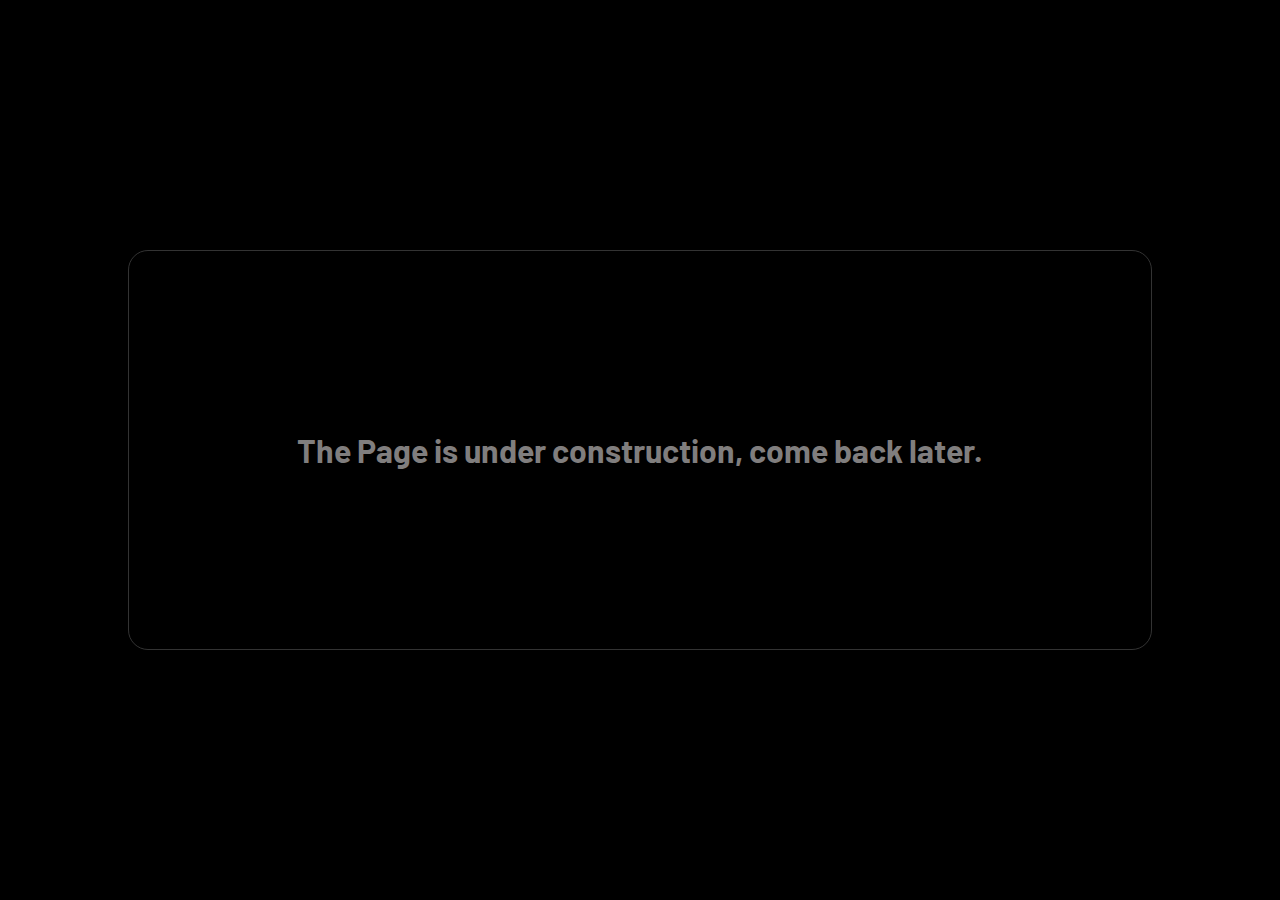
<file: cons.html>
<!DOCTYPE html>
<html lang="en">
<head>
    <meta charset="UTF-8">
    <meta name="viewport" content="width=device-width, initial-scale=1.0">
    <title>SpaceX - Falcon 9</title>
    <link rel="icon" type="image/x-icon" href="Media/icon-spacex.ico">
    <link rel="stylesheet" href="Styles&Scripts/style.css">
    <link rel="stylesheet" href="https://cdnjs.cloudflare.com/ajax/libs/font-awesome/6.4.2/css/all.min.css"
        integrity="sha512-z3gLpd7yknf1YoNbCzqRKc4qyor8gaKU1qmn+CShxbuBusANI9QpRohGBreCFkKxLhei6S9CQXFEbbKuqLg0DA=="
        crossorigin="anonymous" referrerpolicy="no-referrer" />
    <link rel="preconnect" href="https://fonts.googleapis.com">
    <link rel="preconnect" href="https://fonts.gstatic.com" crossorigin>
    <link
        href="https://fonts.googleapis.com/css2?family=Barlow:ital,wght@0,100;0,200;0,300;0,400;0,500;0,600;0,700;0,800;0,900;1,100;1,200;1,300;1,400;1,500;1,600;1,700;1,800;1,900&display=swap"
        rel="stylesheet">
</head>
<body>
    <div class="container">
        <h1>The Page is under construction, come back later.</h1>
    </div>
</body>
</html>
</file>
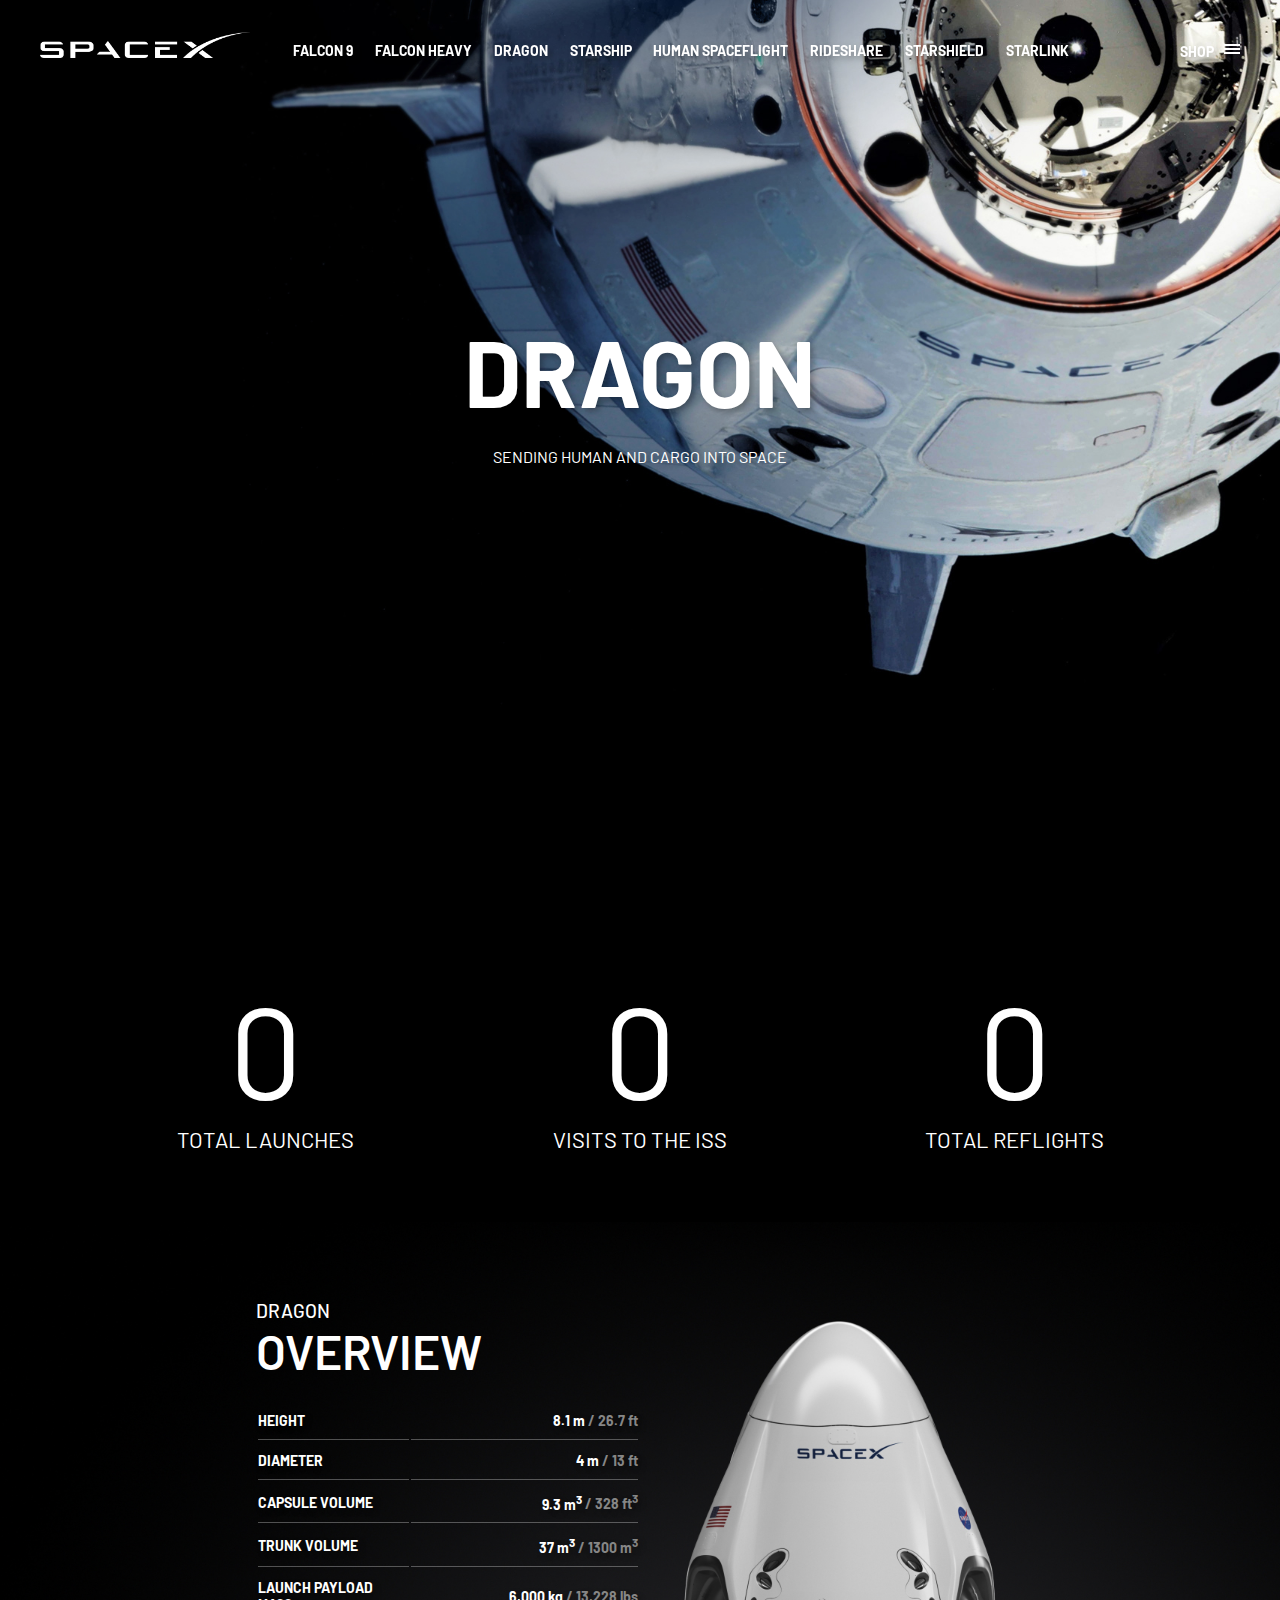
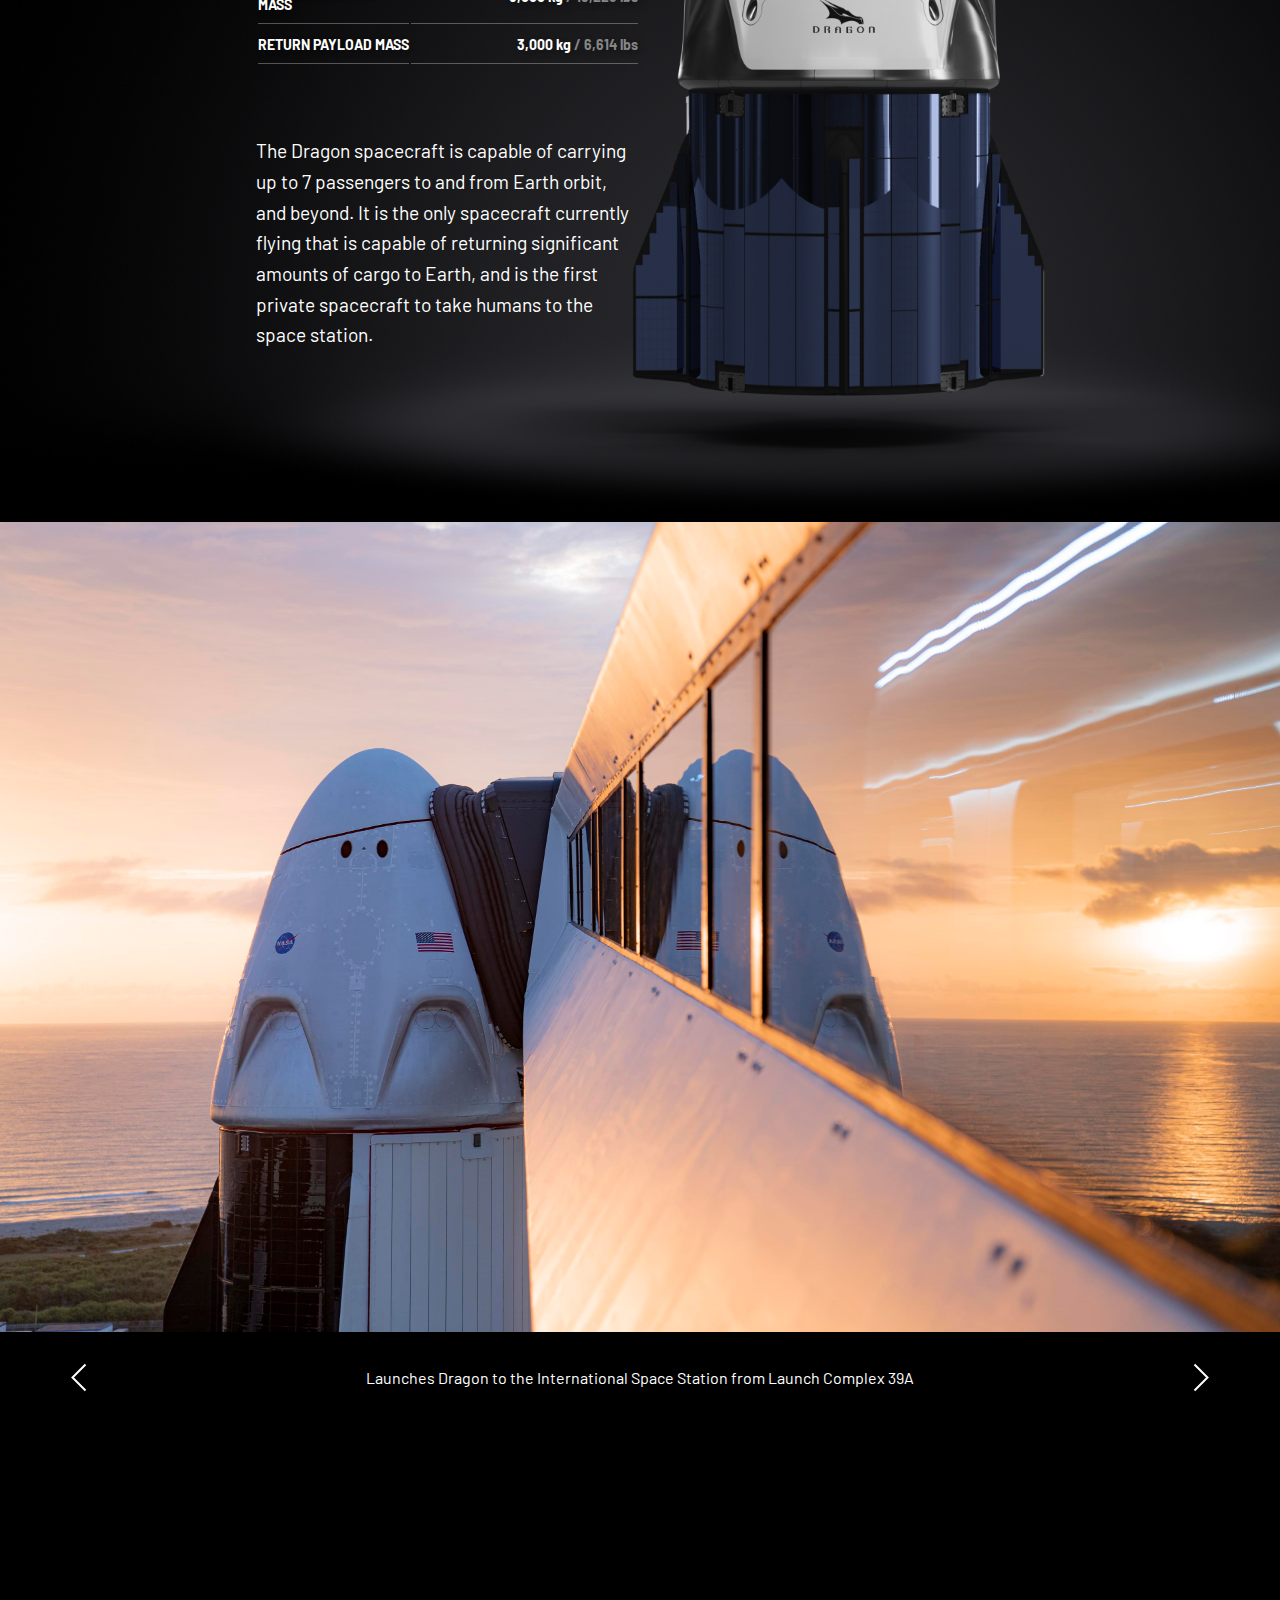
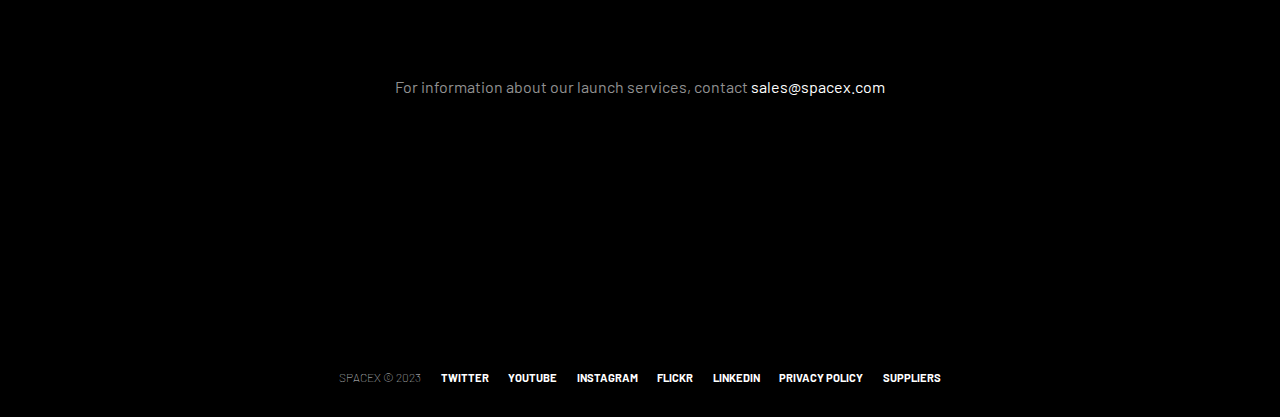
<file: dragon.html>
<!DOCTYPE html>
<html lang="en">

<head>
    <meta charset="UTF-8">
    <meta name="viewport" content="width=device-width, initial-scale=1.0">
    <title>SpaceX - Dragon</title>
    <link rel="icon" type="image/x-icon" href="Media/icon-spacex.ico">
    <link rel="stylesheet" href="Styles&Scripts/style.css">
    <link rel="stylesheet" href="https://cdnjs.cloudflare.com/ajax/libs/font-awesome/6.4.2/css/all.min.css"
        integrity="sha512-z3gLpd7yknf1YoNbCzqRKc4qyor8gaKU1qmn+CShxbuBusANI9QpRohGBreCFkKxLhei6S9CQXFEbbKuqLg0DA=="
        crossorigin="anonymous" referrerpolicy="no-referrer" />
    <link rel="preconnect" href="https://fonts.googleapis.com">
    <link rel="preconnect" href="https://fonts.gstatic.com" crossorigin>
    <link
        href="https://fonts.googleapis.com/css2?family=Barlow:ital,wght@0,100;0,200;0,300;0,400;0,500;0,600;0,700;0,800;0,900;1,100;1,200;1,300;1,400;1,500;1,600;1,700;1,800;1,900&display=swap"
        rel="stylesheet">
</head>

<body>
    <header>
        <div id="navBar" class="navbar">
            <div class="nav-logo-holder">
                <a href="index.html">
                    <div class="main-logo"></div>
                </a>
            </div>

            <ul class="nav-links nav-center">
                <a href="falcon-9.html">Falcon 9</a>
                <a href="falcon-heavy.html">Falcon Heavy</a>
                <a href="dragon.html">Dragon</a>
                <a href="starship.html">Starship</a>
                <a href="human-spaceflight.html">Human Spaceflight</a>
                <a href="rideshare.html">Rideshare</a>
                <a href="starsheild.html">Starshield</a>
                <a href="starlink.html">Starlink</a>
            </ul>

            <div class="right-nav nav-links">
                <div class="nav-shop"><a href="cons.html">Shop</a></div>

            </div>
        </div>

        <div id="menu-button" class="hamburger">
            <div class="bar1 bar"></div>
            <div class="bar2 bar"></div>
            <div class="bar3 bar"></div>
        </div>
    </header>

    <div id="menu-overlay">
        <div id="mobile-menu" class="main-menu">
            <ul>
                <a class="mobile-only" href="falcon-9.html">Falcon 9</a>
                <a class="mobile-only" href="falcon-heavy.html">Falcon Heavy</a>
                <a class="mobile-only" href="dragon.html">Dragon</a>
                <a class="mobile-only" href="starship.html">Starship</a>
                <a class="mobile-only" href="human-spaceflight.html">Human Spaceflight</a>
                <a class="mobile-only" href="rideshare.html">Rideshare</a>
                <a class="mobile-only" href="starsheild.html">Starshield</a>
                <a class="mobile-only" href="starlink.html">Starlink</a>
                <a href="cons.html">Mission</a>
                <a href="cons.html">Launches</a>
                <a href="cons.html">Careers</a>
                <a href="cons.html">Updates</a>
                <a href="cons.html">Shop</a>
            </ul>
        </div>
    </div>

    <div class="mainNav">
        <div class="hero-section backFade" style="background-image: url('Media/dragon_feature.jpg');"></div>
        <div class="hero-mid">
            <h1>Dragon</h1>
            <p>Sending Human and Cargo into Space</p>
        </div>
    </div>

    <div class="statSection">
        <div class="contentCenter">
            <div class="statHolder">
                <h1 class="number" data-value="41">0</h1>
                <p class="label">Total Launches</p>
            </div>
            <div class="statHolder">
                <h1 class="number" data-value="37">0</h1>
                <p class="label">Visits to the ISS</p>
            </div>
            <div class="statHolder">
                <h1 class="number" data-value="19">0</h1>
                <p class="label">Total Reflights</p>
            </div>
        </div>
    </div>

    <div class="hero-section" style="background-image: url('Media/dragonData.jpg');">

        <div class="hero-leftSection">

            <p class="title">Dragon</p>
            <h2>Overview</h2>
            <table class="subDataTable">
                <tr>
                    <td class="dataProperty">Height</td>
                    <td class="dataValue">8.1 m <span>/ 26.7 ft</span></td>
                </tr>
                <tr>
                    <td class="dataProperty">Diameter</td>
                    <td class="dataValue">4 m <span>/ 13 ft</span></td>
                </tr>
                <tr>
                    <td class="dataProperty">Capsule Volume</td>
                    <td class="dataValue">9.3 m<sup>3</sup> <span>/ 328 ft<sup>3</sup></span></td>
                </tr>
                <tr>
                    <td class="dataProperty">Trunk Volume</td>
                    <td class="dataValue">37 m<sup>3</sup> <span>/ 1300 m<sup>3</sup></span></td>
                </tr>
                <tr>
                    <td class="dataProperty">Launch Payload Mass</td>
                    <td class="dataValue">6,000 kg <span>/ 13,228 lbs</span></td>
                </tr>
                <tr>
                    <td class="dataProperty">Return Payload Mass</td>
                    <td class="dataValue">3,000 kg <span>/ 6,614 lbs</span></td>
                </tr>
            </table>

            <div class="details">
                The Dragon spacecraft is capable of carrying up to 7 passengers to and from Earth orbit, and beyond. It
                is the only spacecraft currently flying that is capable of returning significant amounts of cargo to
                Earth, and is the first private spacecraft to take humans to the space station.
            </div>
        </div>
    </div>

    <div class="hero-section swiper">
        <div class="swipe-gallery">
            <div class="swipeImg" style="background-image: url('Media/D_1.jpg');"></div>
            <div class="swipeImg" style="background-image: url('Media/D_2.jpg');"></div>
            <div class="swipeImg" style="background-image: url('Media/D_3.jpg');"></div>
            <div class="swipeImg" style="background-image: url('Media/D_4.jpg');"></div>
        </div>
        <div class="caption">
            <button id="leftBtn" class="swipeBtn" onclick="leftSwipe()">
                <svg width="30px" height="20px">
                    <path stroke="#ffffff" fill="none" stroke-width="2px"
                        d="M2.000,5.000 L15.000,18.000 L28.000,5.000 "></path>
                </svg>
            </button>
            <div class="captionText">
                <p id="textContent">Launches Dragon to the International Space Station from Launch Complex 39A
                </p>
            </div>
            <button id="rightBtn" class="swipeBtn" onclick="rightSwipe()">
                <svg width="30px" height="20px">
                    <path stroke="#ffffff" fill="none" stroke-width="2px"
                        d="M2.000,5.000 L15.000,18.000 L28.000,5.000 "></path>
                </svg>
            </button>
        </div>
    </div>

    <div class="preFooter">
        <div class="inner-preFooter">
            <div class="preFoot-tallLine animate-group0s"></div>
            <div class="preFoot-contactInfo">
                For information about our launch services, contact <a href="cons.html">sales@spacex.com</a>
            </div>
            <div class="preFoot-Bottom">
                <div class="preFoot-Btns">
                    <a href="cons.html" class="watch-btn animate-group02s"><span>Dowload User's Guide</span></a>
                    <a href="cons.html" class="watch-btn animate-group04s"><span>Capabilities & Services</span></a>
                </div>
            </div>
        </div>
    </div>

    <footer>
        <div class="footpanel">
            <span>SpaceX &#169 2023</span>
            <a href="cons.html">Twitter</a>
            <a href="cons.html">YouTube</a>
            <a href="cons.html">Instagram</a>
            <a href="cons.html">Flickr</a>
            <a href="cons.html">LinkedIn</a>
            <a href="cons.html">Privacy Policy</a>
            <a href="cons.html">Suppliers</a>
        </div>
    </footer>

    <script src="Styles&Scripts/script.js"></script>
</body>

</html>
</file>
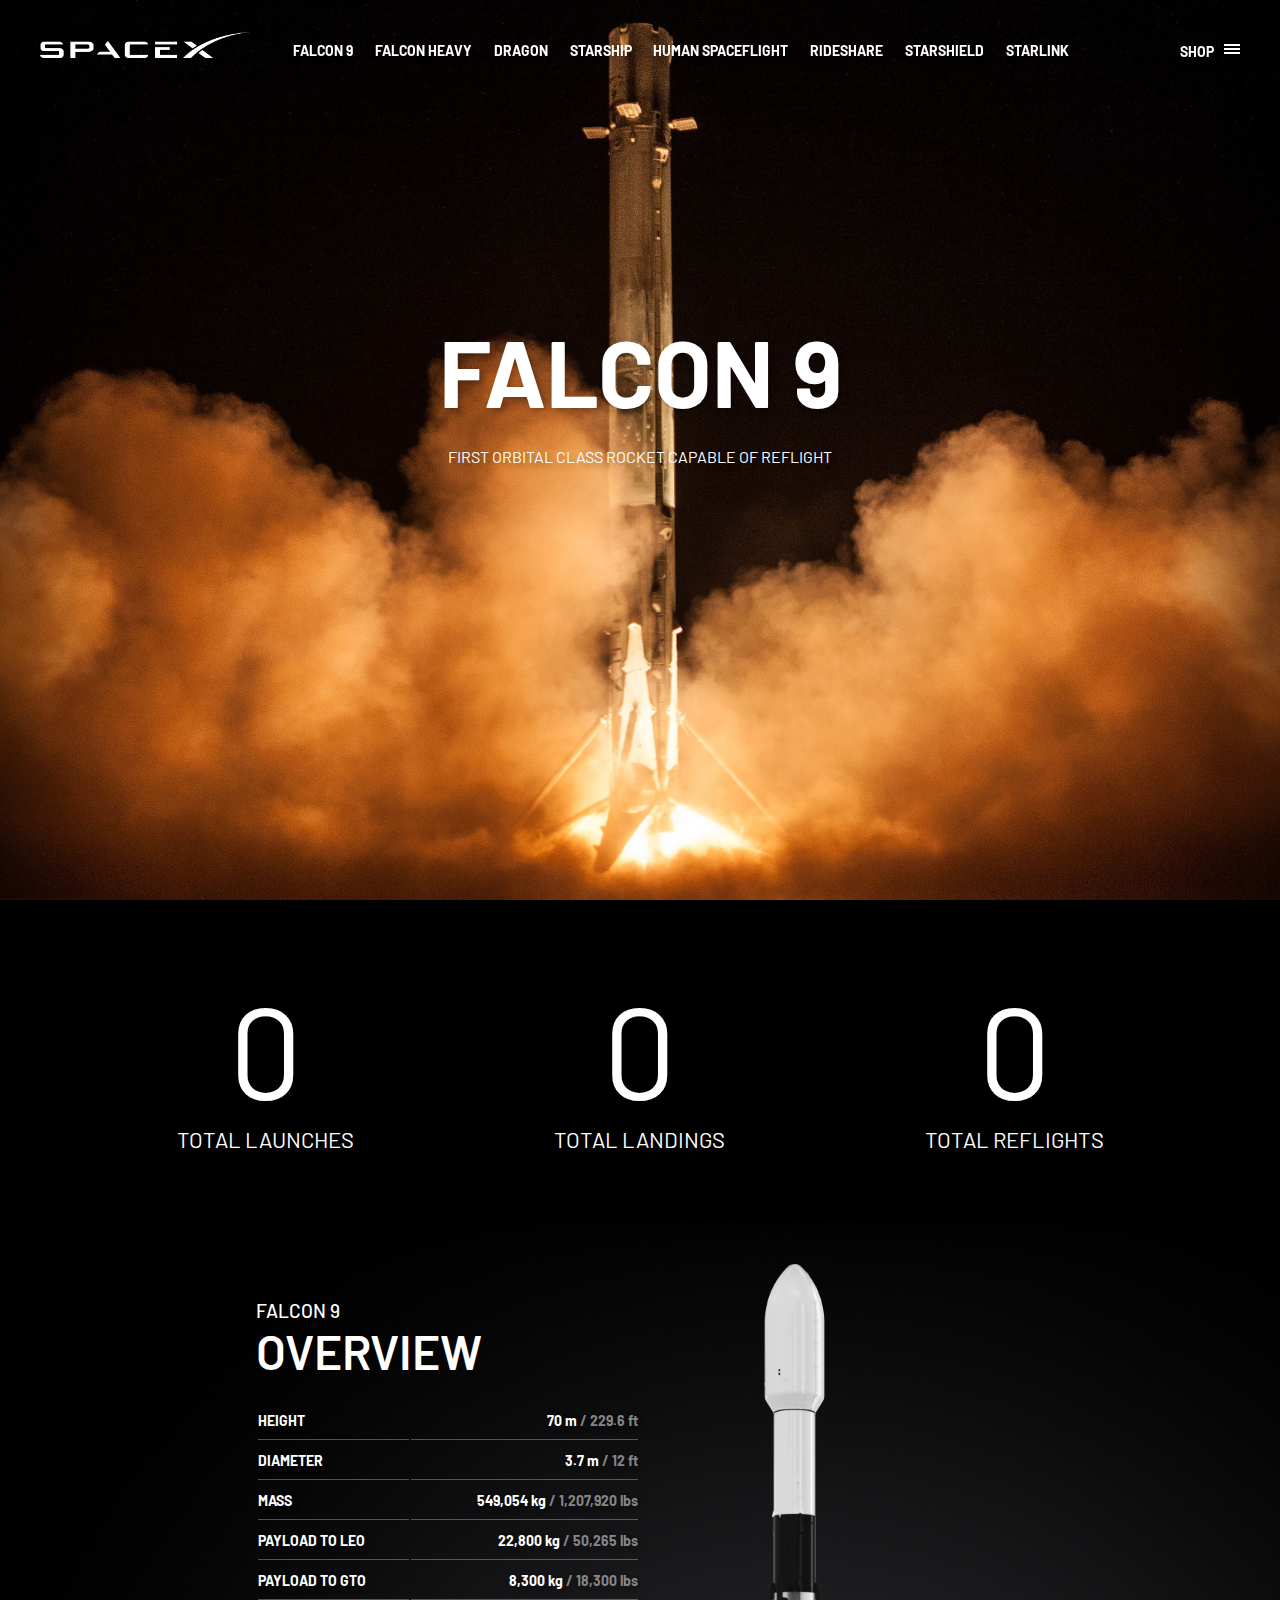
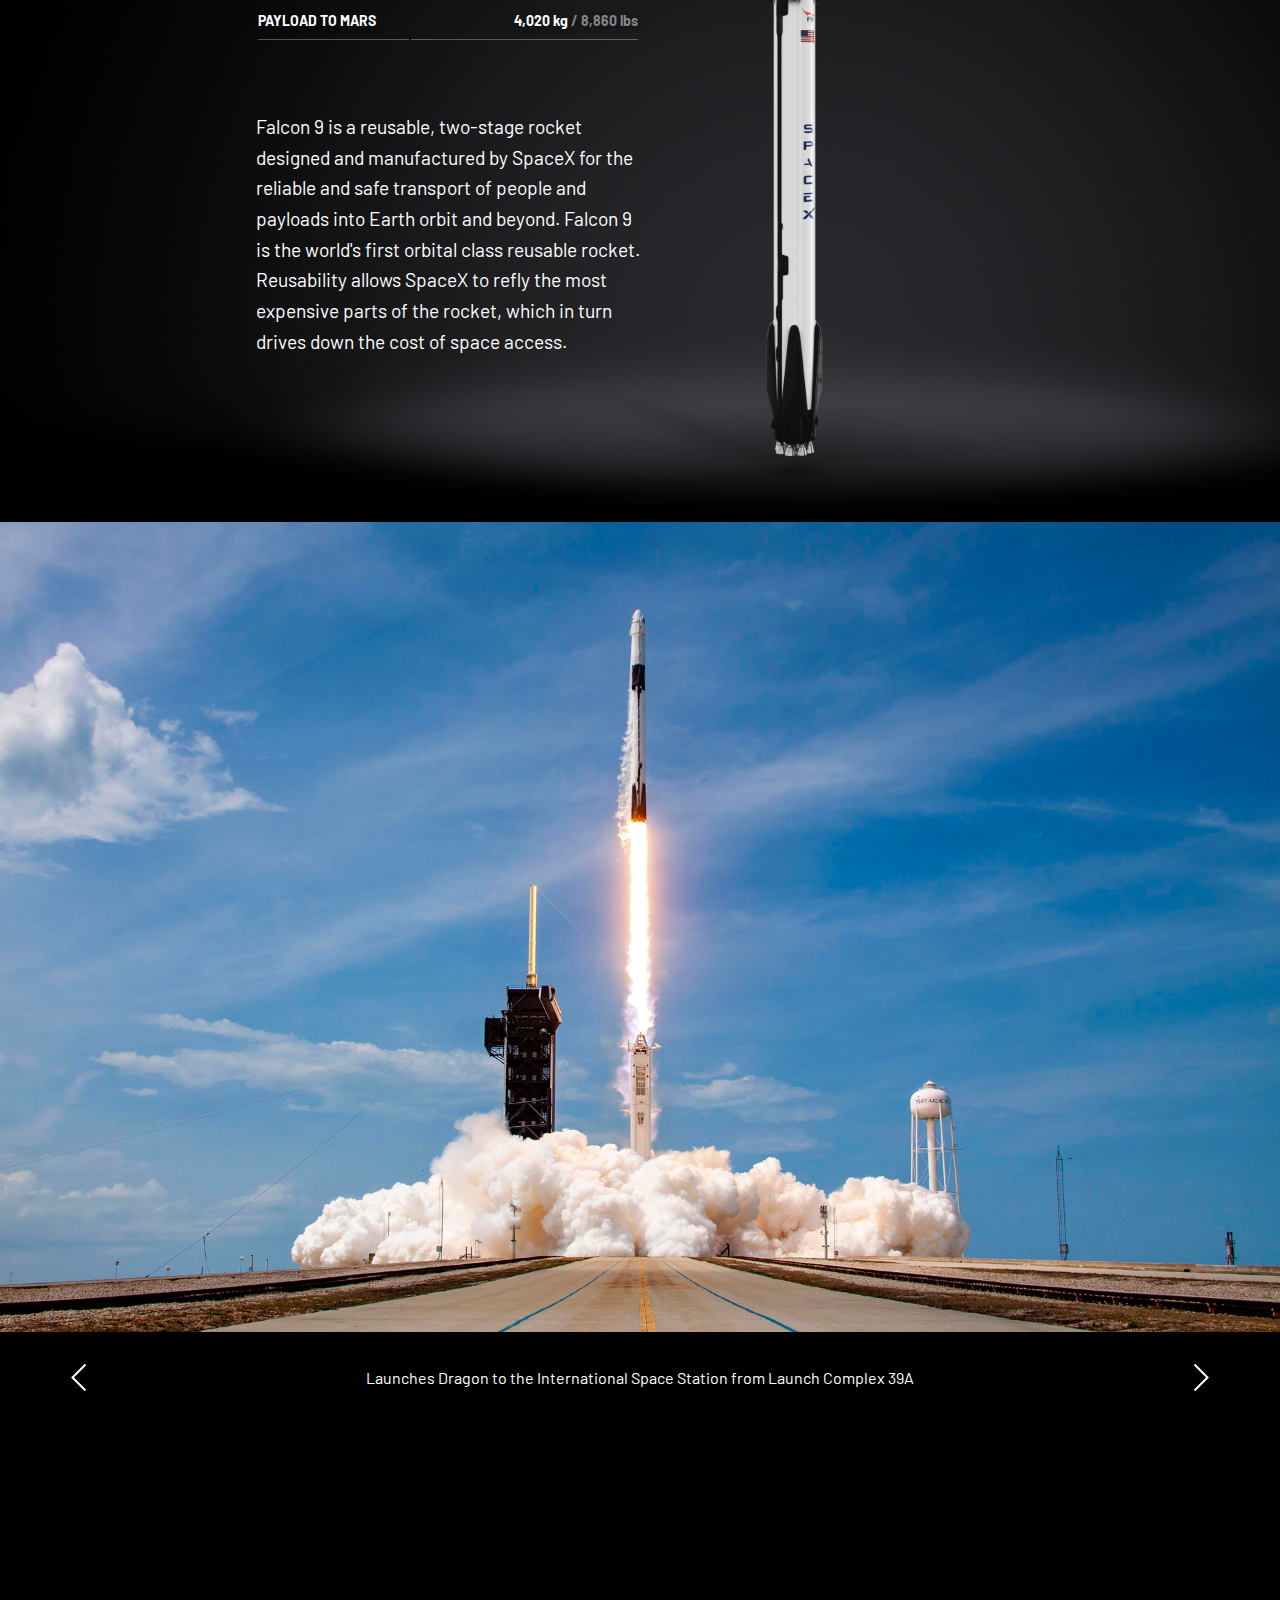
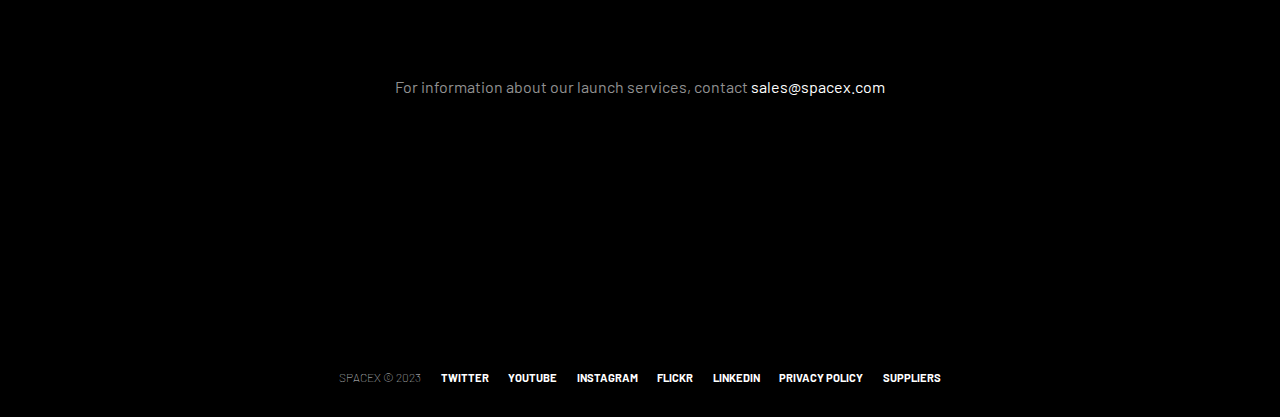
<file: falcon-9.html>
<!DOCTYPE html>
<html lang="en">

<head>
    <meta charset="UTF-8">
    <meta name="viewport" content="width=device-width, initial-scale=1.0">
    <title>SpaceX - Falcon 9</title>
    <link rel="icon" type="image/x-icon" href="Media/icon-spacex.ico">
    <link rel="stylesheet" href="Styles&Scripts/style.css">
    <link rel="stylesheet" href="https://cdnjs.cloudflare.com/ajax/libs/font-awesome/6.4.2/css/all.min.css"
        integrity="sha512-z3gLpd7yknf1YoNbCzqRKc4qyor8gaKU1qmn+CShxbuBusANI9QpRohGBreCFkKxLhei6S9CQXFEbbKuqLg0DA=="
        crossorigin="anonymous" referrerpolicy="no-referrer" />
    <link rel="preconnect" href="https://fonts.googleapis.com">
    <link rel="preconnect" href="https://fonts.gstatic.com" crossorigin>
    <link
        href="https://fonts.googleapis.com/css2?family=Barlow:ital,wght@0,100;0,200;0,300;0,400;0,500;0,600;0,700;0,800;0,900;1,100;1,200;1,300;1,400;1,500;1,600;1,700;1,800;1,900&display=swap"
        rel="stylesheet">
</head>

<body>
    <header>
        <div id="navBar" class="navbar">
            <div class="nav-logo-holder">
                <a href="index.html">
                    <div class="main-logo"></div>
                </a>
            </div>

            <ul class="nav-links nav-center">
                <a href="falcon-9.html">Falcon 9</a>
                <a href="falcon-heavy.html">Falcon Heavy</a>
                <a href="dragon.html">Dragon</a>
                <a href="starship.html">Starship</a>
                <a href="human-spaceflight.html">Human Spaceflight</a>
                <a href="rideshare.html">Rideshare</a>
                <a href="starsheild.html">Starshield</a>
                <a href="starlink.html">Starlink</a>
            </ul>

            <div class="right-nav nav-links">
                <div class="nav-shop"><a href="cons.html">Shop</a></div>

            </div>
        </div>

        <div id="menu-button" class="hamburger">
            <div class="bar1 bar"></div>
            <div class="bar2 bar"></div>
            <div class="bar3 bar"></div>
        </div>
    </header>

    <div id="menu-overlay">
        <div id="mobile-menu" class="main-menu">
            <ul>
                <a class="mobile-only" href="falcon-9.html">Falcon 9</a>
                <a class="mobile-only" href="falcon-heavy.html">Falcon Heavy</a>
                <a class="mobile-only" href="dragon.html">Dragon</a>
                <a class="mobile-only" href="starship.html">Starship</a>
                <a class="mobile-only" href="human-spaceflight.html">Human Spaceflight</a>
                <a class="mobile-only" href="rideshare.html">Rideshare</a>
                <a class="mobile-only" href="starsheild.html">Starshield</a>
                <a class="mobile-only" href="starlink.html">Starlink</a>
                <a href="cons.html">Mission</a>
                <a href="cons.html">Launches</a>
                <a href="cons.html">Careers</a>
                <a href="cons.html">Updates</a>
                <a href="cons.html">Shop</a>
            </ul>
        </div>
    </div>

    <div class="mainNav">
        <div class="hero-section backFade" style="background-image: url('Media/rocket2.jpg');"></div>
        <div class="hero-mid">
            <h1>Falcon 9</h1>
            <p>FIRST ORBITAL CLASS ROCKET CAPABLE OF REFLIGHT</p>
        </div>
    </div>

    <div class="statSection">
        <div class="contentCenter">
            <div class="statHolder">
                <h1 class="number" data-value="246">0</h1>
                <p class="label">Total Launches</p>
            </div>
            <div class="statHolder">
                <h1 class="number" data-value="204">0</h1>
                <p class="label">Total Landings</p>
            </div>
            <div class="statHolder">
                <h1 class="number" data-value="180">0</h1>
                <p class="label">Total Reflights</p>
            </div>
        </div>
    </div>

    <div class="hero-section" style="background-image: url('Media/falcon9-BG.jpg');">

        <div class="hero-leftSection">

            <p class="title">Falcon 9</p>
            <h2>Overview</h2>
            <table class="subDataTable">
                <tr>
                    <td class="dataProperty">Height</td>
                    <td class="dataValue">70 m <span>/ 229.6 ft</span></td>
                </tr>
                <tr>
                    <td class="dataProperty">Diameter</td>
                    <td class="dataValue">3.7 m <span>/ 12 ft</span></td>
                </tr>
                <tr>
                    <td class="dataProperty">Mass</td>
                    <td class="dataValue">549,054 kg <span>/ 1,207,920 lbs</span></td>
                </tr>
                <tr>
                    <td class="dataProperty">Payload to Leo</td>
                    <td class="dataValue">22,800 kg <span>/ 50,265 lbs</span></td>
                </tr>
                <tr>
                    <td class="dataProperty">Payload to GTO</td>
                    <td class="dataValue">8,300 kg <span>/ 18,300 lbs</span></td>
                </tr>
                <tr>
                    <td class="dataProperty">Payload to Mars</td>
                    <td class="dataValue">4,020 kg <span>/ 8,860 lbs</span></td>
                </tr>
            </table>

            <div class="details">
                Falcon 9 is a reusable, two-stage rocket designed and manufactured by SpaceX for the reliable and safe
                transport of people and payloads into Earth orbit and beyond. Falcon 9 is the world's first orbital
                class reusable rocket. Reusability allows SpaceX to refly the most expensive parts of the rocket, which
                in turn drives down the cost of space access.
            </div>
        </div>
    </div>

    <div class="hero-section swiper">
        <div class="swipe-gallery">
            <div class="swipeImg" style="background-image: url('Media/f9-1.jpg');"></div>
            <div class="swipeImg" style="background-image: url('Media/F9_2.jpg');"></div>
            <div class="swipeImg" style="background-image: url('Media/F9_7.jpg');"></div>
            <div class="swipeImg" style="background-image: url('Media/F9_8.jpg');"></div>
        </div>
        <div class="caption">
            <button id="leftBtn" class="swipeBtn" onclick="leftSwipe()">
                <svg width="30px" height="20px">
                    <path stroke="#ffffff" fill="none" stroke-width="2px"
                        d="M2.000,5.000 L15.000,18.000 L28.000,5.000 "></path>
                </svg>
            </button>
            <div class="captionText">
                <p id="textContent">Launches Dragon to the International Space Station from Launch Complex 39A
                </p>
            </div>
            <button id="rightBtn" class="swipeBtn" onclick="rightSwipe()">
                <svg width="30px" height="20px">
                    <path stroke="#ffffff" fill="none" stroke-width="2px"
                        d="M2.000,5.000 L15.000,18.000 L28.000,5.000 "></path>
                </svg>
            </button>
        </div>
    </div>

    <div class="preFooter">
        <div class="inner-preFooter">
            <div class="preFoot-tallLine animate-group0s"></div>
            <div class="preFoot-contactInfo">
                For information about our launch services, contact <a href="cons.html">sales@spacex.com</a>
            </div>
            <div class="preFoot-Bottom">
                <div class="preFoot-Btns">
                    <a href="cons.html" class="watch-btn animate-group02s"><span>Dowload User's Guide</span></a>
                    <a href="cons.html" class="watch-btn animate-group04s"><span>Capabilities & Services</span></a>
                </div>
            </div>
        </div>
    </div>

    <footer>
        <div class="footpanel">
            <span>SpaceX &#169 2023</span>
            <a href="cons.html">Twitter</a>
            <a href="cons.html">YouTube</a>
            <a href="cons.html">Instagram</a>
            <a href="cons.html">Flickr</a>
            <a href="cons.html">LinkedIn</a>
            <a href="cons.html">Privacy Policy</a>
            <a href="cons.html">Suppliers</a>
        </div>
    </footer>

    <script src="Styles&Scripts/script.js"></script>
</body>

</html>
</file>
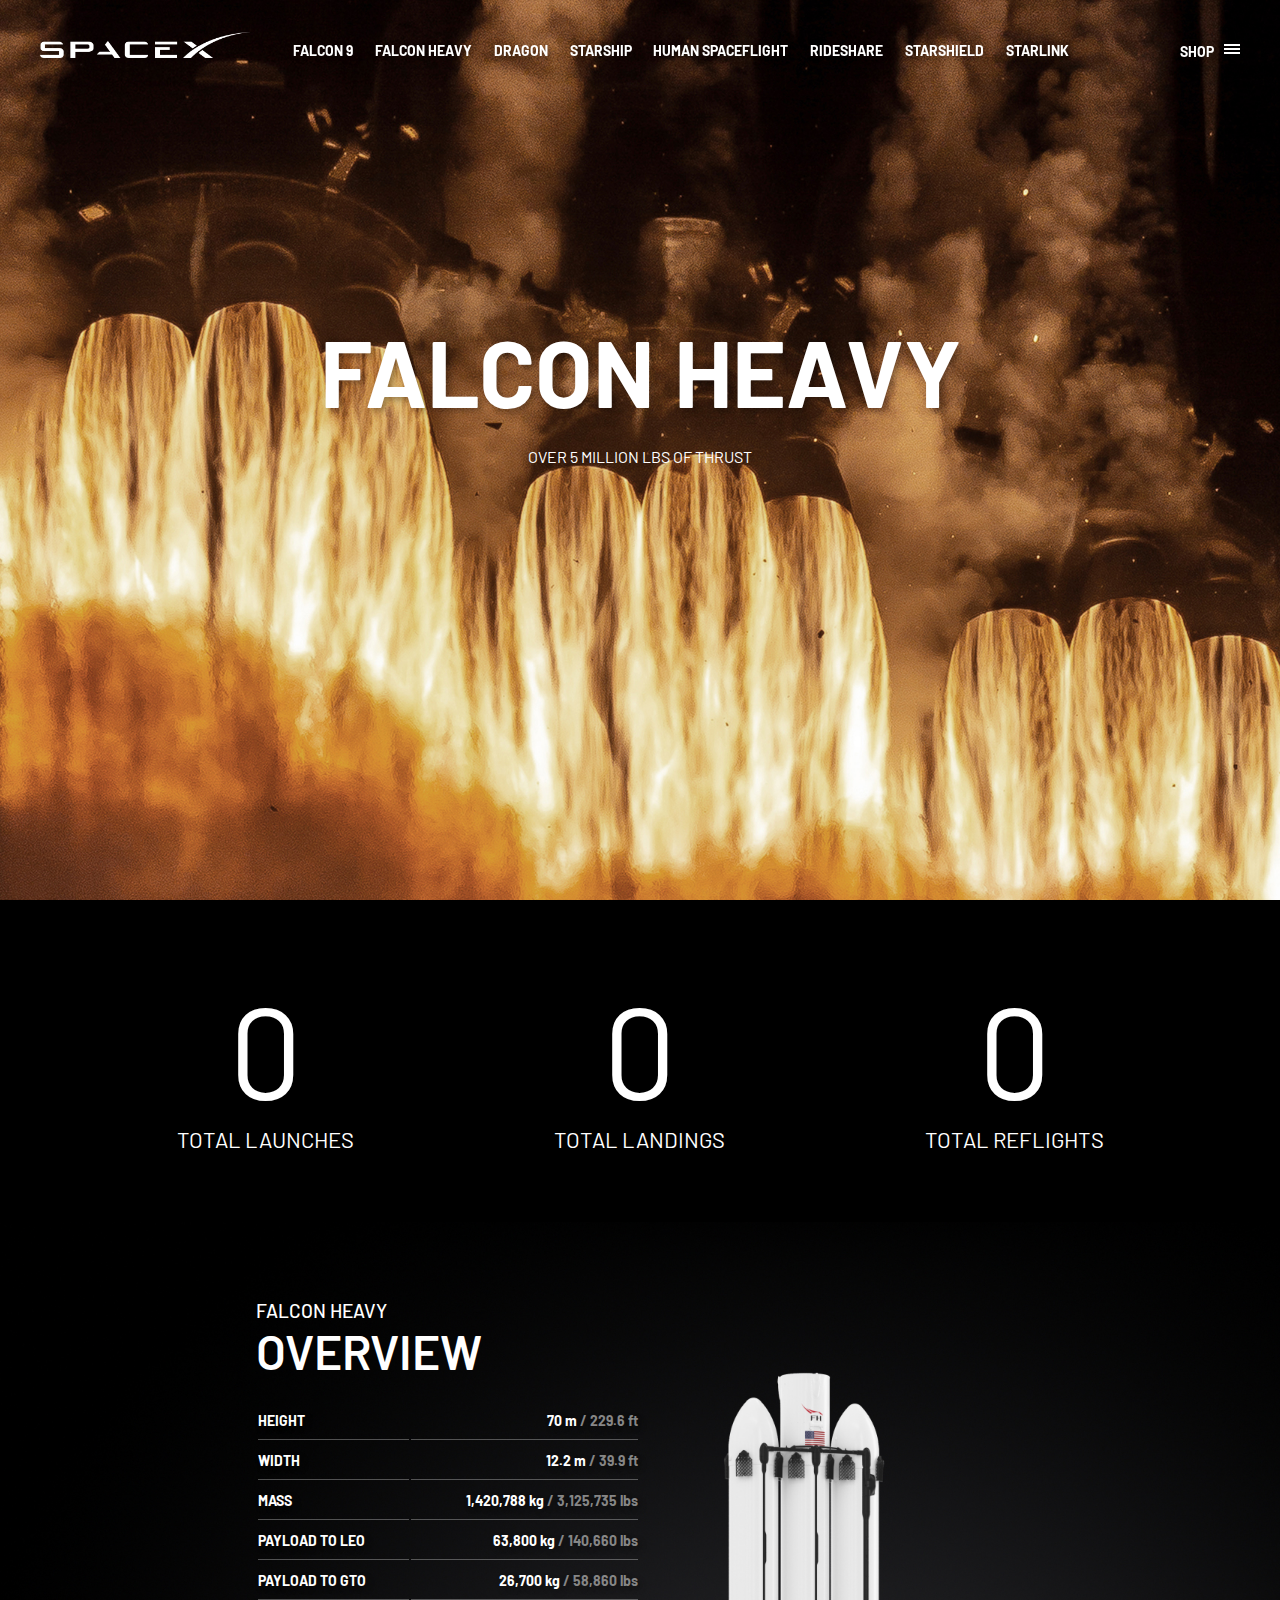
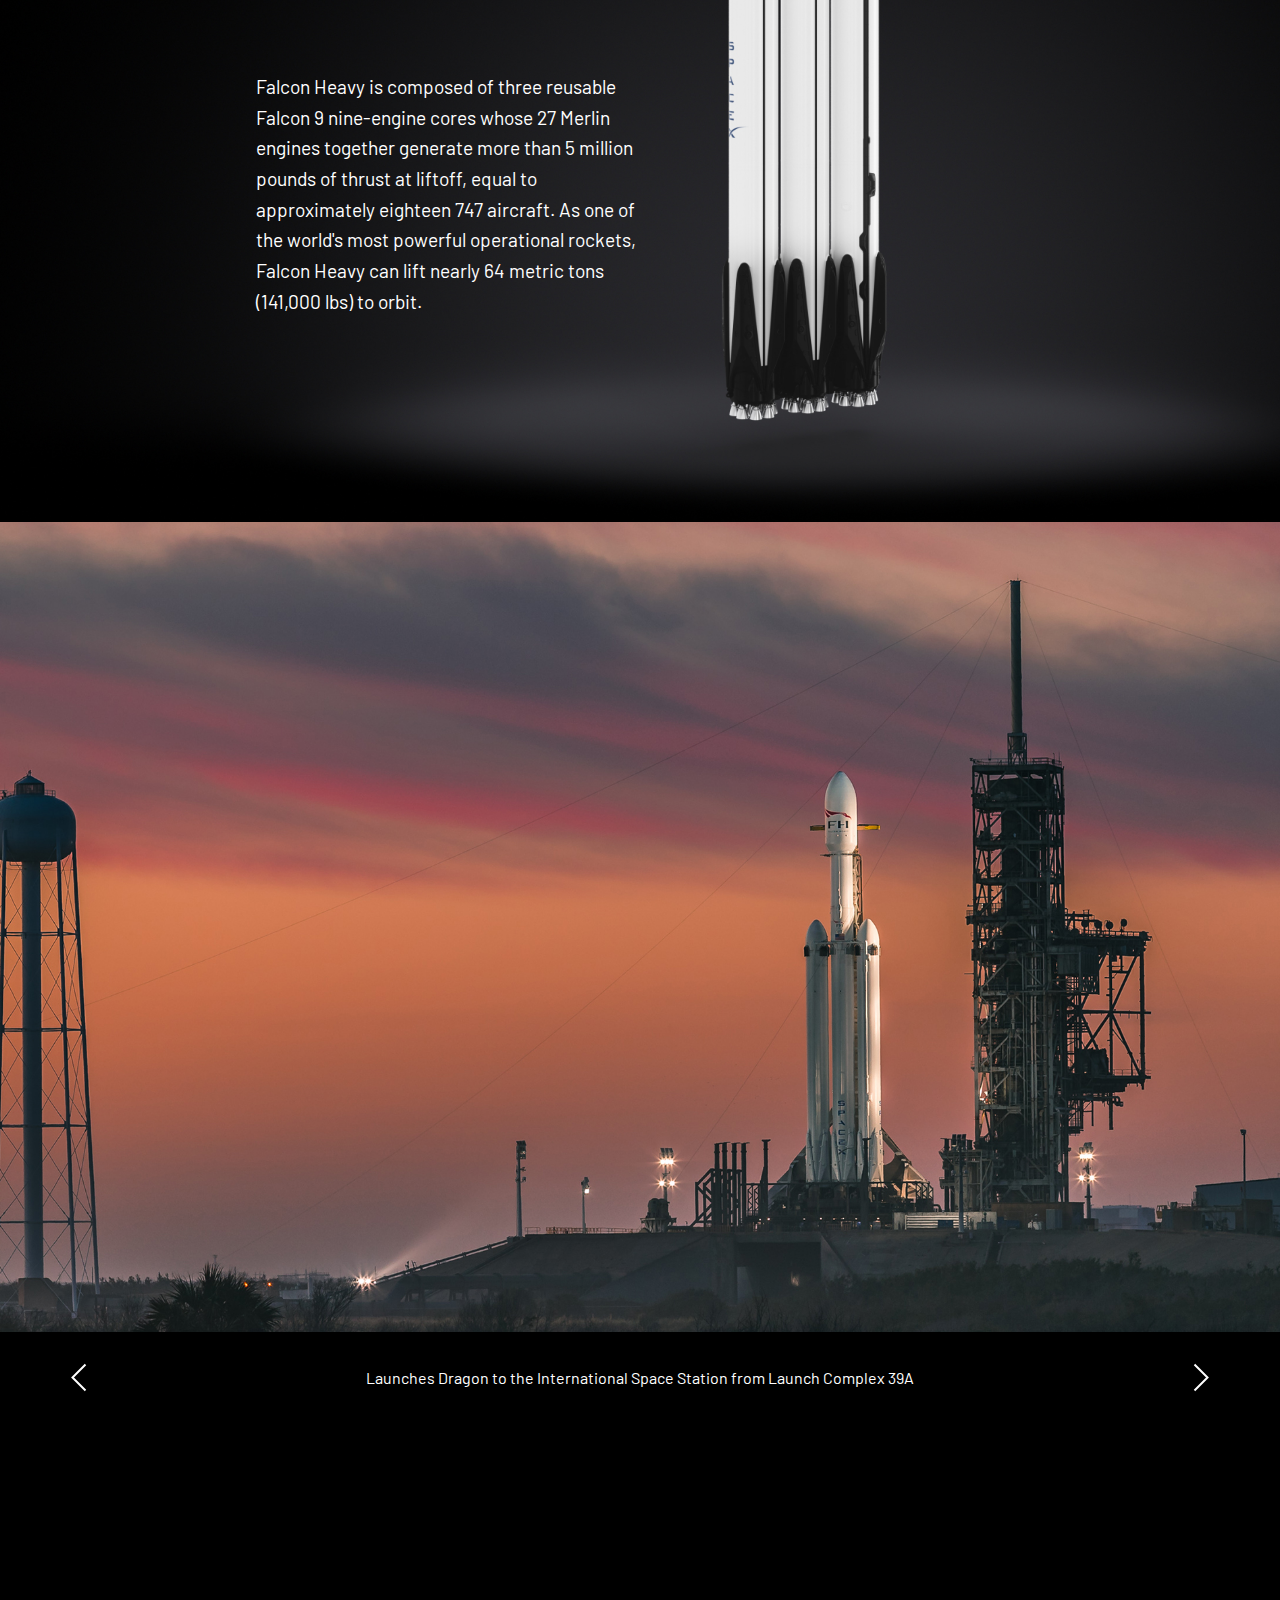
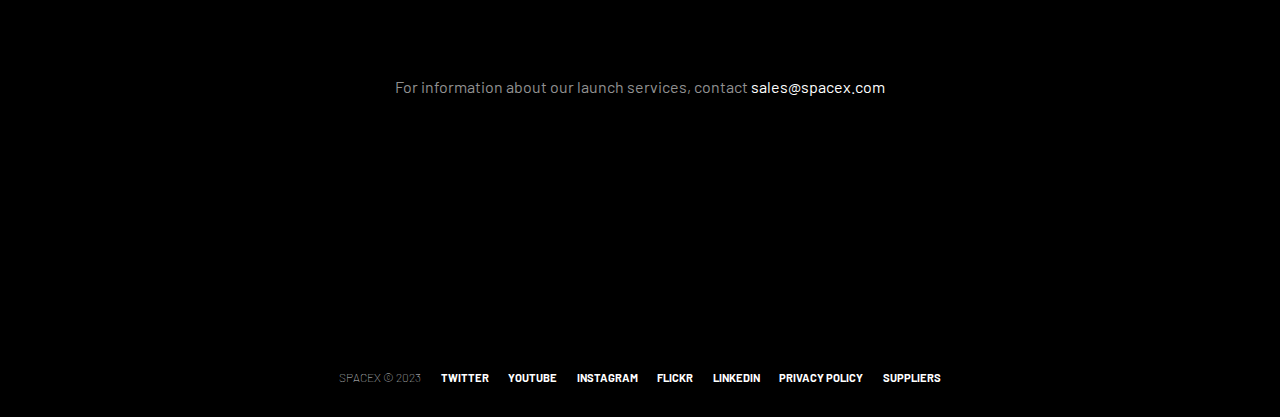
<file: falcon-heavy.html>
<!DOCTYPE html>
<html lang="en">

<head>
    <meta charset="UTF-8">
    <meta name="viewport" content="width=device-width, initial-scale=1.0">
    <title>SpaceX - Falcon Heavy</title>
    <link rel="icon" type="image/x-icon" href="Media/icon-spacex.ico">
    <link rel="stylesheet" href="Styles&Scripts/style.css">
    <link rel="stylesheet" href="https://cdnjs.cloudflare.com/ajax/libs/font-awesome/6.4.2/css/all.min.css"
        integrity="sha512-z3gLpd7yknf1YoNbCzqRKc4qyor8gaKU1qmn+CShxbuBusANI9QpRohGBreCFkKxLhei6S9CQXFEbbKuqLg0DA=="
        crossorigin="anonymous" referrerpolicy="no-referrer" />
    <link rel="preconnect" href="https://fonts.googleapis.com">
    <link rel="preconnect" href="https://fonts.gstatic.com" crossorigin>
    <link
        href="https://fonts.googleapis.com/css2?family=Barlow:ital,wght@0,100;0,200;0,300;0,400;0,500;0,600;0,700;0,800;0,900;1,100;1,200;1,300;1,400;1,500;1,600;1,700;1,800;1,900&display=swap"
        rel="stylesheet">
</head>

<body>
    <header>
        <div id="navBar" class="navbar">
            <div class="nav-logo-holder">
                <a href="index.html">
                    <div class="main-logo"></div>
                </a>
            </div>

            <ul class="nav-links nav-center">
                <a href="falcon-9.html">Falcon 9</a>
                <a href="falcon-heavy.html">Falcon Heavy</a>
                <a href="dragon.html">Dragon</a>
                <a href="starship.html">Starship</a>
                <a href="human-spaceflight.html">Human Spaceflight</a>
                <a href="rideshare.html">Rideshare</a>
                <a href="starsheild.html">Starshield</a>
                <a href="starlink.html">Starlink</a>
            </ul>

            <div class="right-nav nav-links">
                <div class="nav-shop"><a href="cons.html">Shop</a></div>

            </div>
        </div>

        <div id="menu-button" class="hamburger">
            <div class="bar1 bar"></div>
            <div class="bar2 bar"></div>
            <div class="bar3 bar"></div>
        </div>
    </header>

    <div id="menu-overlay">
        <div id="mobile-menu" class="main-menu">
            <ul>
                <a class="mobile-only" href="falcon-9.html">Falcon 9</a>
                <a class="mobile-only" href="falcon-heavy.html">Falcon Heavy</a>
                <a class="mobile-only" href="dragon.html">Dragon</a>
                <a class="mobile-only" href="starship.html">Starship</a>
                <a class="mobile-only" href="human-spaceflight.html">Human Spaceflight</a>
                <a class="mobile-only" href="rideshare.html">Rideshare</a>
                <a class="mobile-only" href="starsheild.html">Starshield</a>
                <a class="mobile-only" href="starlink.html">Starlink</a>
                <a href="cons.html">Mission</a>
                <a href="cons.html">Launches</a>
                <a href="cons.html">Careers</a>
                <a href="cons.html">Updates</a>
                <a href="cons.html">Shop</a>
            </ul>
        </div>
    </div>

    <div class="mainNav">
        <div class="hero-section backFade" style="background-image: url('Media/falcon-heavy-banner.jpg');"></div>
        <div class="hero-mid">
            <h1>Falcon Heavy</h1>
            <p>Over 5 Million LBS of thrust</p>
        </div>
    </div>

    <div class="statSection">
        <div class="contentCenter">
            <div class="statHolder">
                <h1 class="number" data-value="7">0</h1>
                <p class="label">Total Launches</p>
            </div>
            <div class="statHolder">
                <h1 class="number" data-value="13">0</h1>
                <p class="label">Total Landings</p>
            </div>
            <div class="statHolder">
                <h1 class="number" data-value="10">0</h1>
                <p class="label">Total Reflights</p>
            </div>
        </div>
    </div>

    <div class="hero-section" style="background-image: url('Media/falconHeavyData.jpg');">

        <div class="hero-leftSection">

            <p class="title">Falcon Heavy</p>
            <h2>Overview</h2>
            <table class="subDataTable">
                <tr>
                    <td class="dataProperty">Height</td>
                    <td class="dataValue">70 m <span>/ 229.6 ft</span></td>
                </tr>
                <tr>
                    <td class="dataProperty">Width</td>
                    <td class="dataValue">12.2 m <span>/ 39.9 ft</span></td>
                </tr>
                <tr>
                    <td class="dataProperty">Mass</td>
                    <td class="dataValue">1,420,788 kg <span>/ 3,125,735 lbs</span></td>
                </tr>
                <tr>
                    <td class="dataProperty">Payload to Leo</td>
                    <td class="dataValue">63,800 kg <span>/ 140,660 lbs</span></td>
                </tr>
                <tr>
                    <td class="dataProperty">Payload to GTO</td>
                    <td class="dataValue">26,700 kg <span>/ 58,860 lbs</span></td>
                </tr>
            </table>

            <div class="details">
                Falcon Heavy is composed of three reusable Falcon 9 nine-engine cores whose 27 Merlin engines together
                generate more than 5 million pounds of thrust at liftoff, equal to approximately eighteen 747 aircraft.
                As one of the world's most powerful operational rockets, Falcon Heavy can lift nearly 64 metric tons
                (141,000 lbs) to orbit.
            </div>
        </div>
    </div>

    <div class="hero-section swiper">
        <div class="swipe-gallery">
            <div class="swipeImg" style="background-image: url('Media/FH_1.jpg');"></div>
            <div class="swipeImg" style="background-image: url('Media/FH_2.jpg');"></div>
            <div class="swipeImg" style="background-image: url('Media/FH_3.jpg');"></div>
            <div class="swipeImg" style="background-image: url('Media/FH_4.jpg');"></div>
        </div>
        <div class="caption">
            <button id="leftBtn" class="swipeBtn" onclick="leftSwipe()">
                <svg width="30px" height="20px">
                    <path stroke="#ffffff" fill="none" stroke-width="2px"
                        d="M2.000,5.000 L15.000,18.000 L28.000,5.000 "></path>
                </svg>
            </button>
            <div class="captionText">
                <p id="textContent">Launches Dragon to the International Space Station from Launch Complex 39A
                </p>
            </div>
            <button id="rightBtn" class="swipeBtn" onclick="rightSwipe()">
                <svg width="30px" height="20px">
                    <path stroke="#ffffff" fill="none" stroke-width="2px"
                        d="M2.000,5.000 L15.000,18.000 L28.000,5.000 "></path>
                </svg>
            </button>
        </div>
    </div>

    <div class="preFooter">
        <div class="inner-preFooter">
            <div class="preFoot-tallLine animate-group0s"></div>
            <div class="preFoot-contactInfo">
                For information about our launch services, contact <a href="cons.html">sales@spacex.com</a>
            </div>
            <div class="preFoot-Bottom">
                <div class="preFoot-Btns">
                    <a href="cons.html" class="watch-btn animate-group02s"><span>Dowload User's Guide</span></a>
                    <a href="cons.html" class="watch-btn animate-group04s"><span>Capabilities & Services</span></a>
                </div>
            </div>
        </div>
    </div>

    <footer>
        <div class="footpanel">
            <span>SpaceX &#169 2023</span>
            <a href="cons.html">Twitter</a>
            <a href="cons.html">YouTube</a>
            <a href="cons.html">Instagram</a>
            <a href="cons.html">Flickr</a>
            <a href="cons.html">LinkedIn</a>
            <a href="cons.html">Privacy Policy</a>
            <a href="cons.html">Suppliers</a>
        </div>
    </footer>

    <script src="Styles&Scripts/script.js"></script>
</body>

</html>
</file>
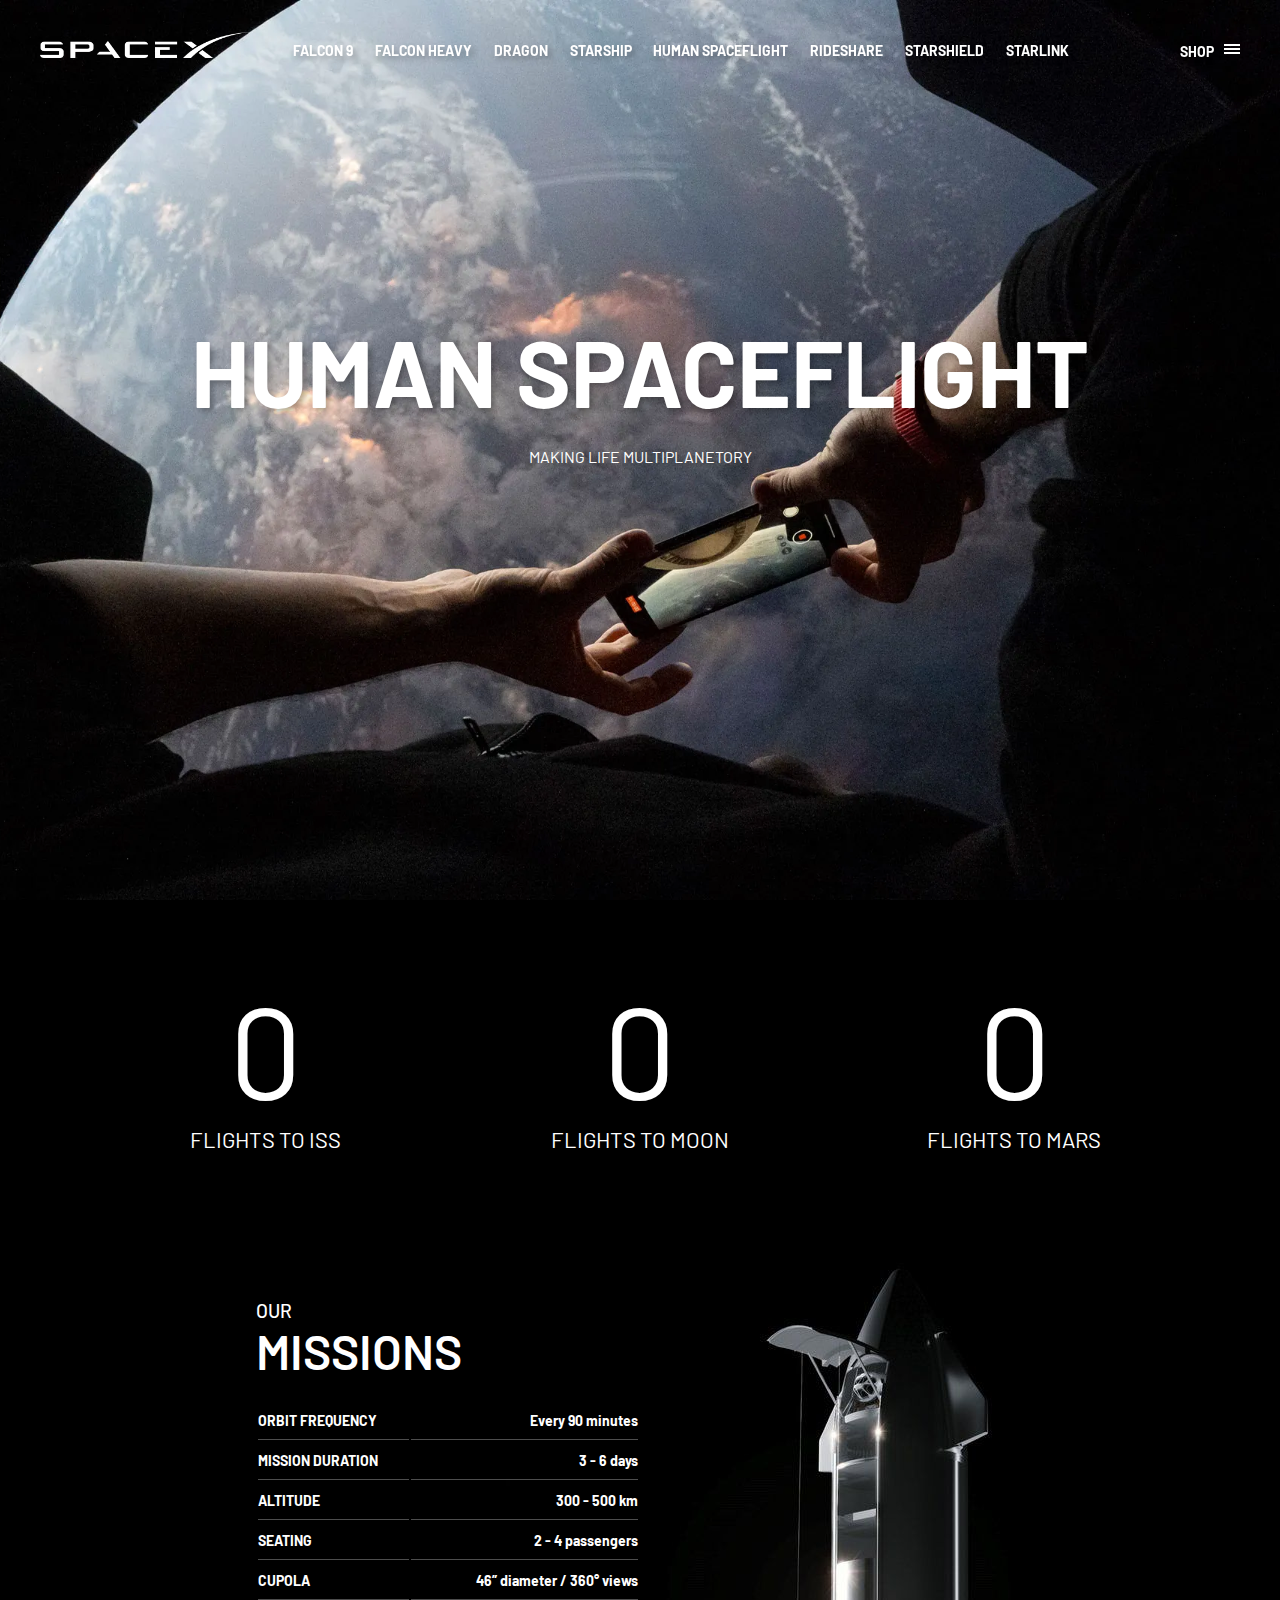
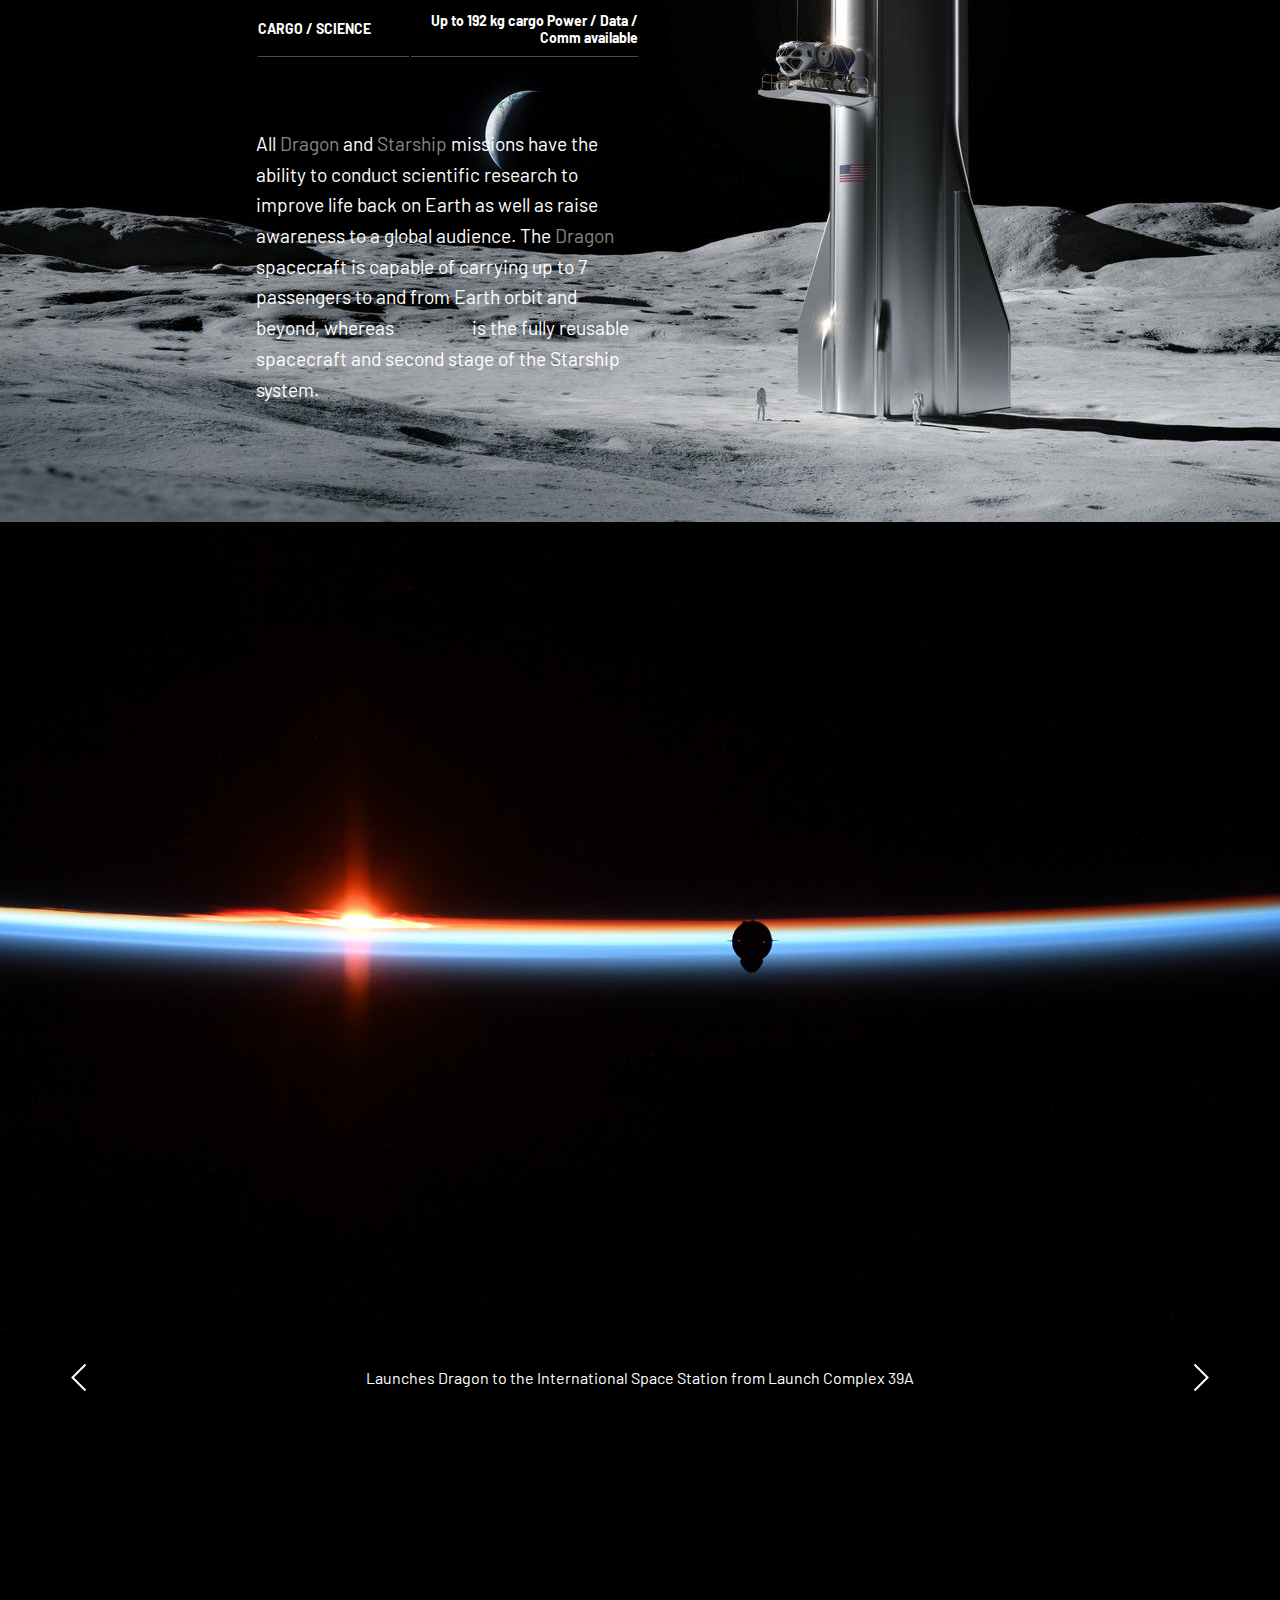
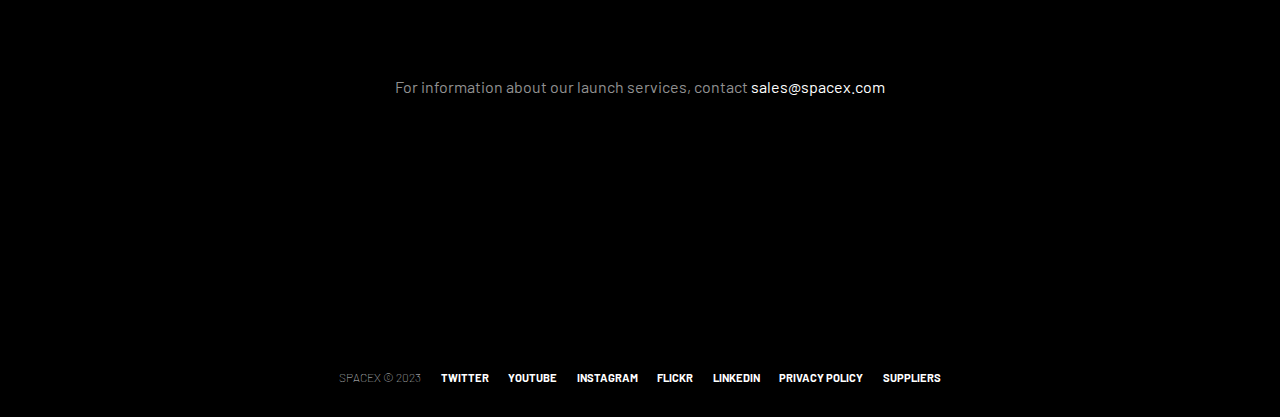
<file: human-spaceflight.html>
<!DOCTYPE html>
<html lang="en">

<head>
    <meta charset="UTF-8">
    <meta name="viewport" content="width=device-width, initial-scale=1.0">
    <title>SpaceX - Human Spaceflight</title>
    <link rel="icon" type="image/x-icon" href="Media/icon-spacex.ico">
    <link rel="stylesheet" href="Styles&Scripts/style.css">
    <link rel="stylesheet" href="https://cdnjs.cloudflare.com/ajax/libs/font-awesome/6.4.2/css/all.min.css"
        integrity="sha512-z3gLpd7yknf1YoNbCzqRKc4qyor8gaKU1qmn+CShxbuBusANI9QpRohGBreCFkKxLhei6S9CQXFEbbKuqLg0DA=="
        crossorigin="anonymous" referrerpolicy="no-referrer" />
    <link rel="preconnect" href="https://fonts.googleapis.com">
    <link rel="preconnect" href="https://fonts.gstatic.com" crossorigin>
    <link
        href="https://fonts.googleapis.com/css2?family=Barlow:ital,wght@0,100;0,200;0,300;0,400;0,500;0,600;0,700;0,800;0,900;1,100;1,200;1,300;1,400;1,500;1,600;1,700;1,800;1,900&display=swap"
        rel="stylesheet">
</head>

<body>
    <header>
        <div id="navBar" class="navbar">
            <div class="nav-logo-holder">
                <a href="index.html">
                    <div class="main-logo"></div>
                </a>
            </div>

            <ul class="nav-links nav-center">
                <a href="falcon-9.html">Falcon 9</a>
                <a href="falcon-heavy.html">Falcon Heavy</a>
                <a href="dragon.html">Dragon</a>
                <a href="starship.html">Starship</a>
                <a href="human-spaceflight.html">Human Spaceflight</a>
                <a href="rideshare.html">Rideshare</a>
                <a href="starsheild.html">Starshield</a>
                <a href="starlink.html">Starlink</a>
            </ul>

            <div class="right-nav nav-links">
                <div class="nav-shop"><a href="cons.html">Shop</a></div>

            </div>
        </div>

        <div id="menu-button" class="hamburger">
            <div class="bar1 bar"></div>
            <div class="bar2 bar"></div>
            <div class="bar3 bar"></div>
        </div>
    </header>

    <div id="menu-overlay">
        <div id="mobile-menu" class="main-menu">
            <ul>
                <a class="mobile-only" href="falcon-9.html">Falcon 9</a>
                <a class="mobile-only" href="falcon-heavy.html">Falcon Heavy</a>
                <a class="mobile-only" href="dragon.html">Dragon</a>
                <a class="mobile-only" href="starship.html">Starship</a>
                <a class="mobile-only" href="human-spaceflight.html">Human Spaceflight</a>
                <a class="mobile-only" href="rideshare.html">Rideshare</a>
                <a class="mobile-only" href="starsheild.html">Starshield</a>
                <a class="mobile-only" href="starlink.html">Starlink</a>
                <a href="cons.html">Mission</a>
                <a href="cons.html">Launches</a>
                <a href="cons.html">Careers</a>
                <a href="cons.html">Updates</a>
                <a href="cons.html">Shop</a>
            </ul>
        </div>
    </div>

    <div class="mainNav">
        <div class="hero-section backFade" style="background-image: url('Media/HS-hero.webp');"></div>
        <div class="hero-mid">
            <h1>Human Spaceflight</h1>
            <p>Making life multiplanetory</p>
        </div>
    </div>

    <div class="statSection">
        <div class="contentCenter">
            <div class="statHolder">
                <h1 class="number" data-value="246">0</h1>
                <p class="label">Flights To ISS</p>
            </div>
            <div class="statHolder">
                <h1 class="number" data-value="152">0</h1>
                <p class="label">Flights To Moon</p>
            </div>
            <div class="statHolder">
                <h1 class="number" data-value="34">0</h1>
                <p class="label">Flights To Mars</p>
            </div>
        </div>
    </div>

    <div class="hero-section"
        style="background-image: url('Media/starshipbg.jpg');">

        <div class="hero-leftSection">

            <p class="title">Our</p>
            <h2>Missions</h2>
            <table class="subDataTable">
                <tr>
                    <td class="dataProperty">Orbit Frequency</td>
                    <td class="dataValue">Every 90 minutes</td>
                </tr>
                <tr>
                    <td class="dataProperty">Mission Duration</td>
                    <td class="dataValue">3 - 6 days</td>
                </tr>
                <tr>
                    <td class="dataProperty">Altitude</td>
                    <td class="dataValue">300 - 500 km</td>
                </tr>
                <tr>
                    <td class="dataProperty">Seating</td>
                    <td class="dataValue">2 - 4 passengers</td>
                </tr>
                <tr>
                    <td class="dataProperty">Cupola</td>
                    <td class="dataValue">46” diameter / 360° views</td>
                </tr>
                <tr>
                    <td class="dataProperty">Cargo / Science</td>
                    <td class="dataValue">Up to 192 kg cargo
                        Power / Data / Comm available</td>
                </tr>
            </table>

            <div class="details">
                All <a href="dragon.html">Dragon</a> and <a href="starship.html">Starship</a> missions have the ability
                to conduct scientific research to improve life back on Earth as well as raise awareness to a global
                audience.

                The <a href="dragon.html">Dragon</a> spacecraft is capable of carrying up to 7 passengers to and from
                Earth orbit and beyond, whereas <a href="starship.html">Starship</a> is the fully reusable spacecraft
                and second stage of the Starship system.
            </div>
        </div>
    </div>

    <div class="hero-section swiper">
        <div class="swipe-gallery">
            <div class="swipeImg" style="background-image: url('Media/D_4.jpg');"></div>
            <div class="swipeImg" style="background-image: url('Media/F9_2.jpg');"></div>
            <div class="swipeImg" style="background-image: url('Media/F9_7.jpg');"></div>
            <div class="swipeImg" style="background-image: url('Media/F9_8.jpg');"></div>
        </div>
        <div class="caption">
            <button id="leftBtn" class="swipeBtn" onclick="leftSwipe()">
                <svg width="30px" height="20px">
                    <path stroke="#ffffff" fill="none" stroke-width="2px"
                        d="M2.000,5.000 L15.000,18.000 L28.000,5.000 "></path>
                </svg>
            </button>
            <div class="captionText">
                <p id="textContent">Launches Dragon to the International Space Station from Launch Complex 39A
                </p>
            </div>
            <button id="rightBtn" class="swipeBtn" onclick="rightSwipe()">
                <svg width="30px" height="20px">
                    <path stroke="#ffffff" fill="none" stroke-width="2px"
                        d="M2.000,5.000 L15.000,18.000 L28.000,5.000 "></path>
                </svg>
            </button>
        </div>
    </div>

    <div class="preFooter">
        <div class="inner-preFooter">
            <div class="preFoot-tallLine animate-group0s"></div>
            <div class="preFoot-contactInfo">
                For information about our launch services, contact <a href="cons.html">sales@spacex.com</a>
            </div>
            <div class="preFoot-Bottom">
                <div class="preFoot-Btns">
                    <a href="cons.html" class="watch-btn animate-group02s"><span>Dowload User's Guide</span></a>
                    <a href="cons.html" class="watch-btn animate-group04s"><span>Capabilities & Services</span></a>
                </div>
            </div>
        </div>
    </div>

    <footer>
        <div class="footpanel">
            <span>SpaceX &#169 2023</span>
            <a href="cons.html">Twitter</a>
            <a href="cons.html">YouTube</a>
            <a href="cons.html">Instagram</a>
            <a href="cons.html">Flickr</a>
            <a href="cons.html">LinkedIn</a>
            <a href="cons.html">Privacy Policy</a>
            <a href="cons.html">Suppliers</a>
        </div>
    </footer>

    <script src="Styles&Scripts/script.js"></script>
</body>

</html>
</file>
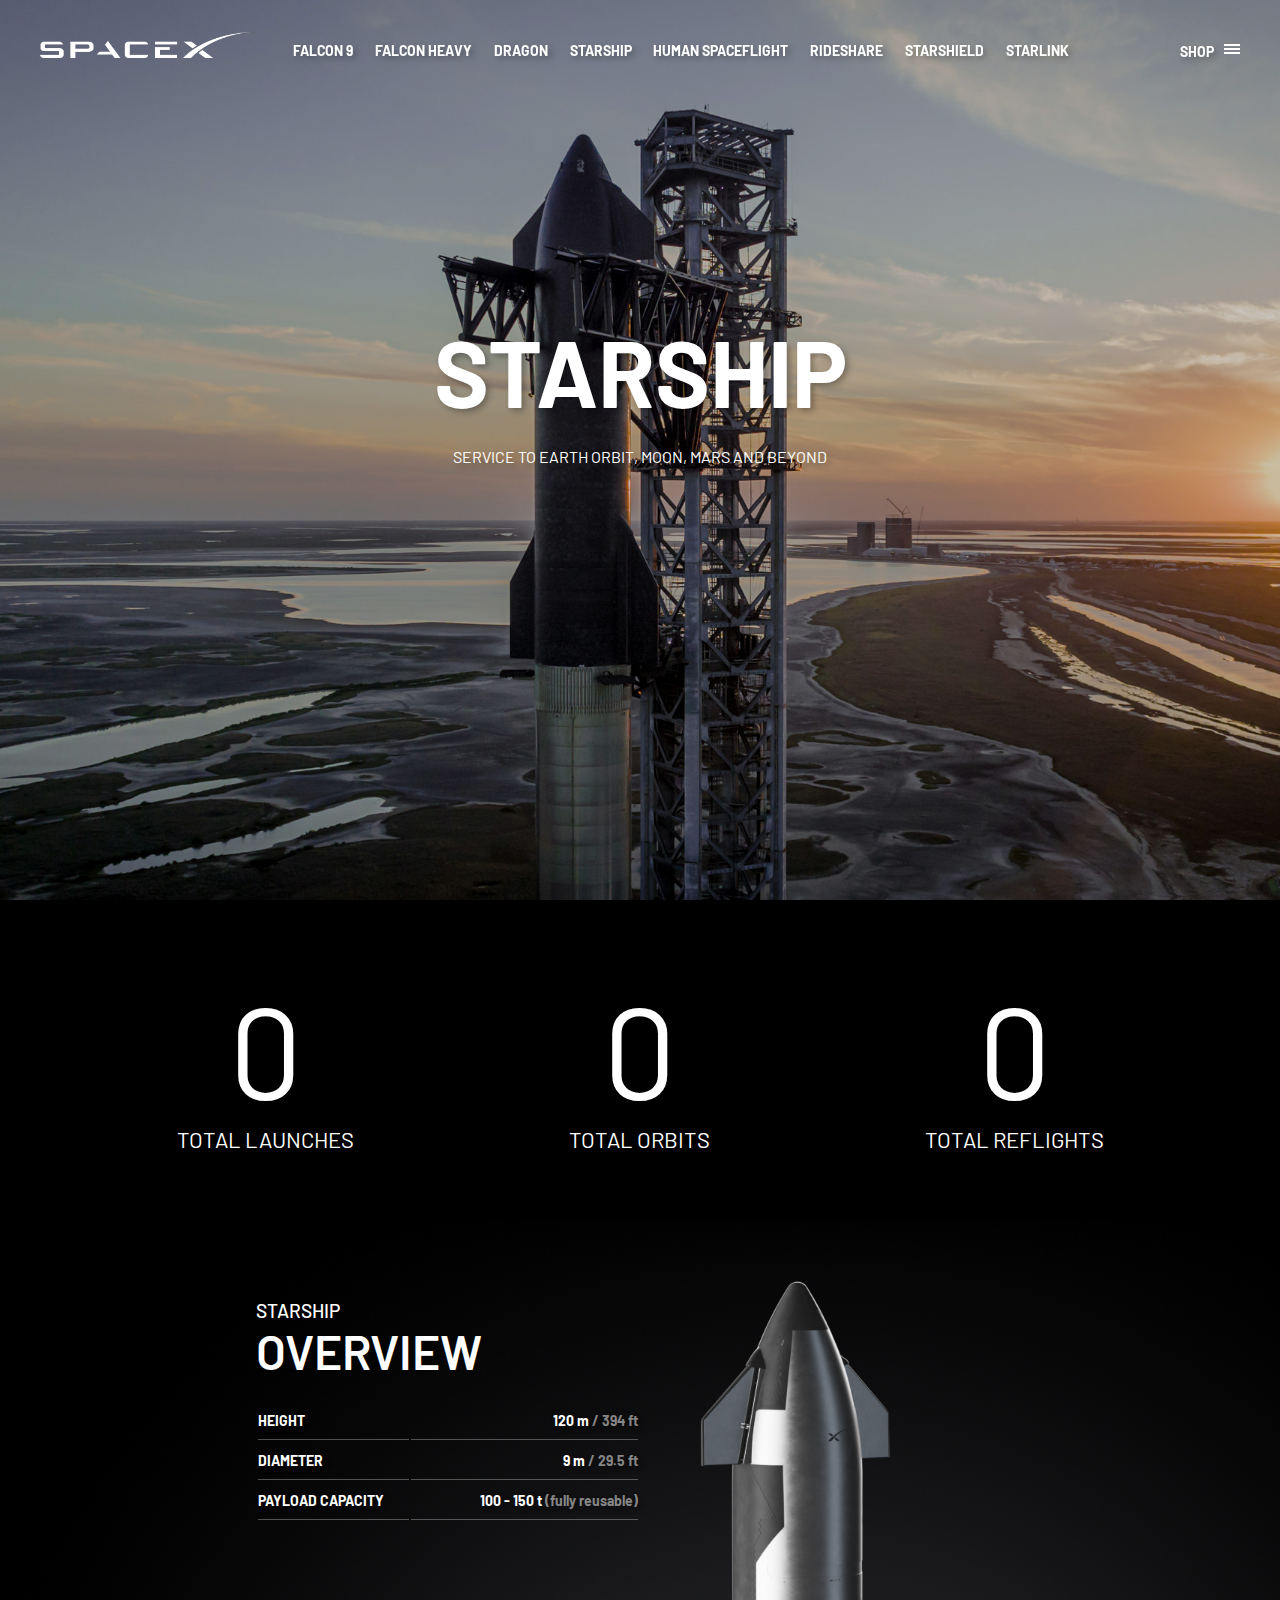
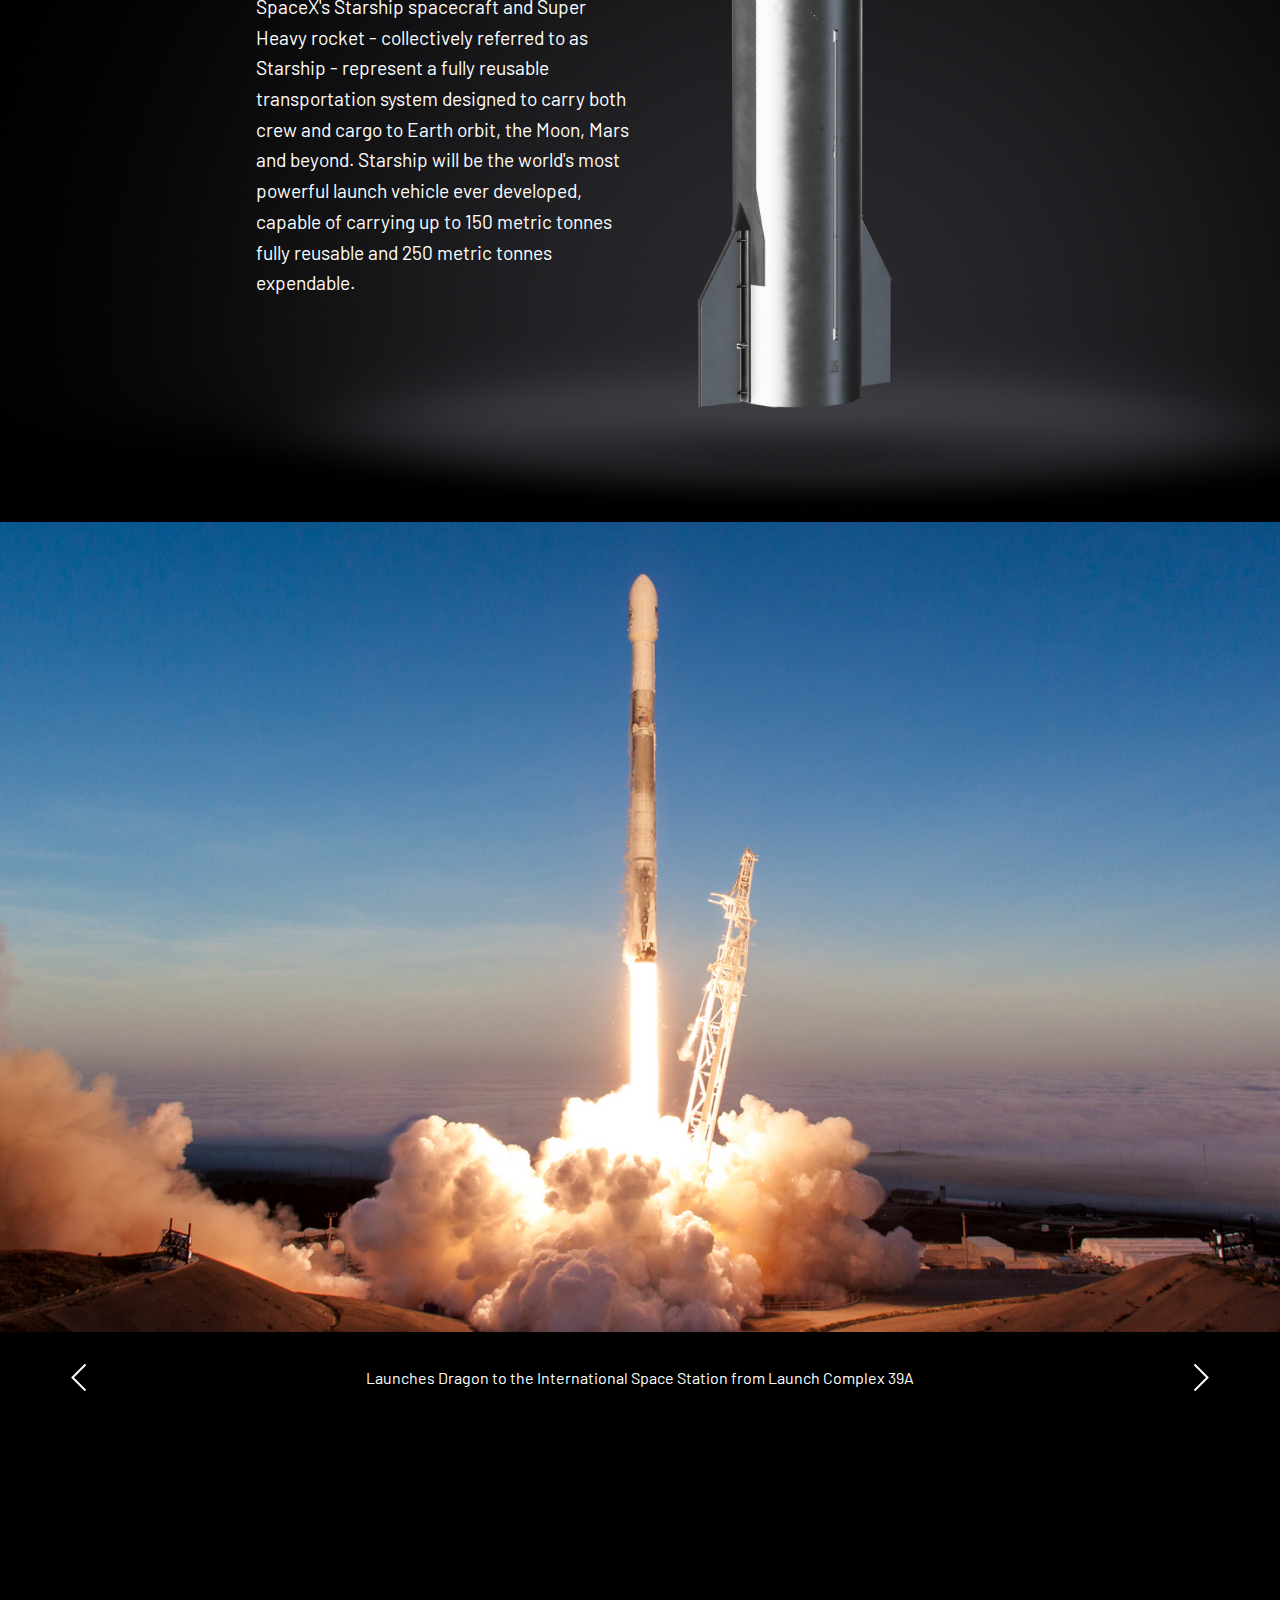
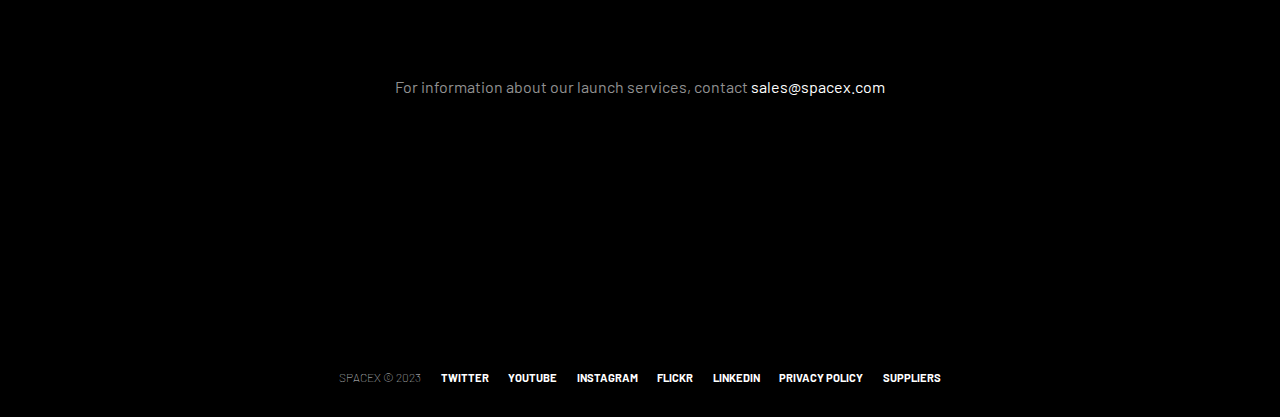
<file: starship.html>
<!DOCTYPE html>
<html lang="en">

<head>
    <meta charset="UTF-8">
    <meta name="viewport" content="width=device-width, initial-scale=1.0">
    <title>SpaceX - Starship</title>
    <link rel="icon" type="image/x-icon" href="Media/icon-spacex.ico">
    <link rel="stylesheet" href="Styles&Scripts/style.css">
    <link rel="stylesheet" href="https://cdnjs.cloudflare.com/ajax/libs/font-awesome/6.4.2/css/all.min.css"
        integrity="sha512-z3gLpd7yknf1YoNbCzqRKc4qyor8gaKU1qmn+CShxbuBusANI9QpRohGBreCFkKxLhei6S9CQXFEbbKuqLg0DA=="
        crossorigin="anonymous" referrerpolicy="no-referrer" />
    <link rel="preconnect" href="https://fonts.googleapis.com">
    <link rel="preconnect" href="https://fonts.gstatic.com" crossorigin>
    <link
        href="https://fonts.googleapis.com/css2?family=Barlow:ital,wght@0,100;0,200;0,300;0,400;0,500;0,600;0,700;0,800;0,900;1,100;1,200;1,300;1,400;1,500;1,600;1,700;1,800;1,900&display=swap"
        rel="stylesheet">
</head>

<body>
    <header>
        <div id="navBar" class="navbar">
            <div class="nav-logo-holder">
                <a href="index.html">
                    <div class="main-logo"></div>
                </a>
            </div>

            <ul class="nav-links nav-center">
                <a href="falcon-9.html">Falcon 9</a>
                <a href="falcon-heavy.html">Falcon Heavy</a>
                <a href="dragon.html">Dragon</a>
                <a href="starship.html">Starship</a>
                <a href="human-spaceflight.html">Human Spaceflight</a>
                <a href="rideshare.html">Rideshare</a>
                <a href="starsheild.html">Starshield</a>
                <a href="starlink.html">Starlink</a>
            </ul>

            <div class="right-nav nav-links">
                <div class="nav-shop"><a href="cons.html">Shop</a></div>

            </div>
        </div>

        <div id="menu-button" class="hamburger">
            <div class="bar1 bar"></div>
            <div class="bar2 bar"></div>
            <div class="bar3 bar"></div>
        </div>
    </header>

    <div id="menu-overlay">
        <div id="mobile-menu" class="main-menu">
            <ul>
                <a class="mobile-only" href="falcon-9.html">Falcon 9</a>
                <a class="mobile-only" href="falcon-heavy.html">Falcon Heavy</a>
                <a class="mobile-only" href="dragon.html">Dragon</a>
                <a class="mobile-only" href="starship.html">Starship</a>
                <a class="mobile-only" href="human-spaceflight.html">Human Spaceflight</a>
                <a class="mobile-only" href="rideshare.html">Rideshare</a>
                <a class="mobile-only" href="starsheild.html">Starshield</a>
                <a class="mobile-only" href="starlink.html">Starlink</a>
                <a href="cons.html">Mission</a>
                <a href="cons.html">Launches</a>
                <a href="cons.html">Careers</a>
                <a href="cons.html">Updates</a>
                <a href="cons.html">Shop</a>
            </ul>
        </div>
    </div>

    <div class="mainNav">
        <div class="hero-section backFade" style="background-image: url('Media/starship_banner.jpg');"></div>
        <div class="hero-mid">
            <h1>Starship</h1>
            <p>SERVICE TO EARTH ORBIT, MOON, MARS AND BEYOND</p>
        </div>
    </div>

    <div class="statSection">
        <div class="contentCenter">
            <div class="statHolder">
                <h1 class="number" data-value="24">0</h1>
                <p class="label">Total Launches</p>
            </div>
            <div class="statHolder">
                <h1 class="number" data-value="407">0</h1>
                <p class="label">Total Orbits</p>
            </div>
            <div class="statHolder">
                <h1 class="number" data-value="213">0</h1>
                <p class="label">Total Reflights</p>
            </div>
        </div>
    </div>

    <div class="hero-section" style="background-image: url('Media/starshipData.jpg');">

        <div class="hero-leftSection">

            <p class="title">Starship</p>
            <h2>Overview</h2>
            <table class="subDataTable">
                <tr>
                    <td class="dataProperty">Height</td>
                    <td class="dataValue">120 m <span>/ 394 ft</span></td>
                </tr>
                <tr>
                    <td class="dataProperty">Diameter</td>
                    <td class="dataValue">9 m <span>/ 29.5 ft</span></td>
                </tr>
                <tr>
                    <td class="dataProperty">Payload Capacity</td>
                    <td class="dataValue">100 - 150 t <span>(fully reusable)</span></td>
                </tr>
            </table>

            <div class="details">
                SpaceX's Starship spacecraft and Super Heavy rocket - collectively referred to as Starship - represent a
                fully reusable transportation system designed to carry both crew and cargo to Earth orbit, the Moon,
                Mars and beyond. Starship will be the world's most powerful launch vehicle ever developed, capable of
                carrying up to 150 metric tonnes fully reusable and 250 metric tonnes expendable.
            </div>
        </div>
    </div>

    <div class="hero-section swiper">
        <div class="swipe-gallery">
            <div class="swipeImg" style="background-image: url('Media/f9_3.jpg');"></div>
            <div class="swipeImg" style="background-image: url('Media/f9_4.jpg');"></div>
            <div class="swipeImg" style="background-image: url('Media/F9_5.jpg');"></div>
            <div class="swipeImg" style="background-image: url('Media/F9_6.jpg');"></div>s
        </div>
        <div class="caption">
            <button id="leftBtn" class="swipeBtn" onclick="leftSwipe()">
                <svg width="30px" height="20px">
                    <path stroke="#ffffff" fill="none" stroke-width="2px"
                        d="M2.000,5.000 L15.000,18.000 L28.000,5.000 "></path>
                </svg>
            </button>
            <div class="captionText">
                <p id="textContent">Launches Dragon to the International Space Station from Launch Complex 39A
                </p>
            </div>
            <button id="rightBtn" class="swipeBtn" onclick="rightSwipe()">
                <svg width="30px" height="20px">
                    <path stroke="#ffffff" fill="none" stroke-width="2px"
                        d="M2.000,5.000 L15.000,18.000 L28.000,5.000 "></path>
                </svg>
            </button>
        </div>
    </div>

    <div class="preFooter">
        <div class="inner-preFooter">
            <div class="preFoot-tallLine animate-group0s"></div>
            <div class="preFoot-contactInfo">
                For information about our launch services, contact <a href="cons.html">sales@spacex.com</a>
            </div>
            <div class="preFoot-Bottom">
                <div class="preFoot-Btns">
                    <a href="cons.html" class="watch-btn animate-group02s"><span>Dowload User's Guide</span></a>
                    <a href="cons.html" class="watch-btn animate-group04s"><span>Capabilities & Services</span></a>
                </div>
            </div>
        </div>
    </div>

    <footer>
        <div class="footpanel">
            <span>SpaceX &#169 2023</span>
            <a href="cons.html">Twitter</a>
            <a href="cons.html">YouTube</a>
            <a href="cons.html">Instagram</a>
            <a href="cons.html">Flickr</a>
            <a href="cons.html">LinkedIn</a>
            <a href="cons.html">Privacy Policy</a>
            <a href="cons.html">Suppliers</a>
        </div>
    </footer>

    <script src="Styles&Scripts/script.js"></script>
</body>

</html>
</file>
<file: Styles&Scripts/style.css>
* {
    margin: 0;
    padding: 0;
    box-sizing: border-box;
    font-family: 'Barlow', sans-serif;
}

html {
    overflow-x: hidden;
    background-color: #000;
}

/* Navigation Bar */

.navbar {
    position: fixed;
    top: 0;
    width: 100%;
    height: 100px;
    color: #FFFFFF;
    background-color: transparent;
    display: flex;
    justify-content: space-between;
    align-items: center;
    z-index: 3;
    overflow: hidden;
    opacity: 100%;
    transition: opacity 0.3s ease-in-out;
}

.navBar-disappear {
    opacity: 0;
}

.navbar a {
    text-decoration: none;
    color: #FFFFFF;
    font-weight: bold;
    text-transform: uppercase;
    font-size: 0.87rem;
    position: relative;
}


.nav-logo-holder {
    width: 210px;
    height: 27px;
    position: relative;
    bottom: 5px;
    left: 2.5rem;
}

.main-logo {
    width: 100%;
    height: 100%;
    background-image: url('../Media/logo.png');
    background-size: contain;
    background-repeat: no-repeat;
}

.nav-links {
    width: 800px;
    height: 30px;
    display: flex;
    align-items: center;
    justify-content: space-evenly;
    /* flex-wrap: wrap; */
}

.nav-links a {
    margin: 0 10px;
}

.nav-links a:after {
    content: '';
    position: absolute;
    width: 100%;
    height: 1px;
    left: 0;
    bottom: -4px;
    background-color: #FFFFFF;
    transform: scaleX(0);
    transform-origin: bottom right;
    transition: transform 0.3s ease-out;
}

.nav-links a:hover:after {
    transform: scaleX(1);
    transform-origin: bottom left;
}

.right-nav {
    width: 10%;
    /* position: relative; */
}

.right-nav button {
    background-color: transparent;
    color: #ffffff;
    font-size: 1rem;
    border: none;
}

.nav-shop {
    position: absolute;
    right: 3.5rem;
}

.hamburger {
    width: 16px;
    height: 16px;
    position: fixed;
    z-index: 10;
    top: 2.5rem;
    right: 2.5rem;
    cursor: pointer;
    background: none;
    border: none;
}

.bar {
    position: absolute;
    width: 100%;
    height: 2px;
    top: 4px;
    left: 0;
    background-color: #FFFFFF;
    transition: all 0.5s ease-in-out 0ms;
}

.bar2 {
    transform: translateY(4px);
}

.bar3 {
    transform: translateY(8px);
}

.menu-btn .bar1 {
    transform: rotate(45deg) translateX(6px) translateY(6px);
}

.menu-btn .bar2 {
    display: none;
}

.menu-btn .bar3 {
    transform: rotate(-45deg) translateX(-6px) translateY(6px);
}


/* Menu Section */

.menu-background {
    position: fixed;
    top: 0;
    left: 0;
    width: 100%;
    height: 100%;
    background-color: rgba(0, 0, 0, 0.5);
    z-index: 3;
    transition: background-color 0.5s ease-in-out;
}

.main-menu {
    position: fixed;
    z-index: 3;
    top: 0;
    right: 0;
    width: 290px;
    height: 100%;
    background-color: #000;
    display: flex;
    justify-content: center;
    transform: translateX(100%);
    transition: transform 0.4s ease-in;
}

/* Show menu  */

.show-menu {
    transform: translateX(0);
}

.main-menu ul {
    display: flex;
    flex-direction: column;
    align-items: flex-end;
    padding: 50px 50px 0 0;
    width: 100%;
    margin-top: 20px;
}

.main-menu ul a {
    text-decoration: none;
    color: #fff;
    width: 100%;
    text-align: right;
    text-transform: uppercase;
    font-size: 1rem;
    height: 30px;
    margin-top: 10px;
    border-bottom: 1pt solid #252525;
    transition: color 0.3s ease-in-out;
}

.main-menu ul a:hover {
    color: #aaa;
}

.stop-scrolling {
    overflow: hidden;
}

.mobile-only {
    display: none;
}


/* Hero Section */

.hero-section {
    width: 100%;
    height: 100vh;
    background-size: cover;
    background-position: center center;
    display: flex;
    justify-content: center;
}

.hero-main {
    width: 75%;
    height: 100%;
    display: flex;
    justify-content: flex-start;
    align-items: flex-end;
}

.hero-inner-left-bottom {
    height: 180px;
    position: relative;
    bottom: 8rem;
    color: #FFFFFF;
    text-transform: uppercase;
}

/* SubTitle */
.hero-inner-left-bottom p {
    font-weight: 500;
    font-size: 1.4rem;
    margin: 7px 0px;
}

/* subtitle fadeUpIn Animation using JS */
.fadeUpIn0s {
    animation: fadeInUp 0.5s ease-in-out;
}

/* Title */
.hero-inner-left-bottom h1 {
    font-weight: bolder;
    font-size: 2.85rem;
}

/* Title fadeUpIn Animation using JS */
.fadeUpIn02s {
    animation: fadeInUp 0.5s ease-in-out 0.2s;
    animation-fill-mode: both;
}

/* Watch Button fade up animation using JS*/
.fadeUpIn04s {
    animation: fadeInUp 0.5s ease-in-out 0.4s;
    animation-fill-mode: both;
}

/* Elements are hidden initially  */
.animate-group0s,
.animate-group02s,
.animate-group04s {
    visibility: hidden;
}


.hero-inner-left-bottom p,
.hero-inner-left-bottom h1,
.navbar {
    text-shadow: 3px 3px 6px rgba(0, 0, 0, 0.3);
}

.watch-btn {
    font-size: 0.9rem;
    height: 60px;
    width: 170px;
    border: 2px solid #ffffff;
    display: inline-block;
    margin-top: 30px;
    text-decoration: none;
    color: #FFFFFF;
    display: flex;
    justify-content: center;
    align-items: center;
    font-weight: bold;
    position: relative;
    overflow: hidden;
    z-index: 2;
}

.watch-btn:after {
    content: '';
    position: absolute;
    width: 100%;
    height: 100%;
    left: 0;
    bottom: 0;
    background-color: #FFFFFF;
    color: #000000;
    z-index: -1;
    transform: translateY(100%);
    transition: transform 0.25s ease-in-out;
}

.watch-btn:hover:after {
    transform: translateY(0%);
}


.watch-btn:hover {
    font-weight: bold;
    color: #000;
}

.scroll-icon {
    opacity: 0;
    position: absolute;
    left: 50%;
    margin-bottom: 50px;
    animation: scrollArrow 4s 3s infinite;
}

/* Footer */

footer {
    height: 80px;
    background-color: black;
    color: white;
    display: flex;
    justify-content: center;
    font-size: 0.7rem;
    font-weight: bold;
    text-transform: uppercase;
}

.footpanel span {
    font-size: 0.75rem;
    color: #ced0d3;
    font-weight: 100;
}

.footpanel {
    width: 50%;
    height: 100%;
    display: flex;
    justify-content: space-evenly;
    align-items: center;
}

.footpanel a {
    text-decoration: none;
    color: white;
    transition: color 0.3s ease-in-out 0.5ms;
}

.footpanel a:hover {
    color: #8b939b;
}

/* Animations */

/* hero inner left fadeUp */

@keyframes fadeInUp {
    0% {
        opacity: 0;
        transform: translateY(140px);
    }

    100% {
        opacity: 100%;
        transform: translateY(0);
    }
}

@keyframes bgFadeUp {
    0% {
        opacity: 0;
    }

    100% {
        opacity: 100%;
    }
}

@keyframes scrollArrow {
    0% {
        opacity: 0;
    }

    25% {
        opacity: 100%;
        transform: translateY(0);
    }

    75% {
        opacity: 100%;
        transform: translateY(20px);
    }

    100% {
        opacity: 0;
        transform: translateY(20px);
    }
}


/* Nav Pages */

.mainNav {
    display: flex;
    justify-content: center;
    align-items: center;
}

.backFade {
    animation: bgFadeUp 2.5s ease-in-out;
}

.hero-mid {
    position: absolute;
    top: 35%;
    display: flex;
    flex-direction: column;
    align-items: center;
    color: white;
    text-transform: uppercase;
    text-align: center;
}

.hero-mid h1 {
    font-weight: 700;
    font-size: 5.8rem;
    margin-bottom: 20px;
    text-shadow: 3px 3px 6px rgba(0, 0, 0, 0.3);
    animation: fadeInUp 0.5s ease-in-out 0.1s;
    animation-fill-mode: both;
}

.hero-mid p {
    font-size: 1rem;
    text-shadow: 3px 3px 6px rgba(0, 0, 0, 0.3);
    animation: fadeInUp 0.5s ease-in 0.15s;
    animation-fill-mode: both;
}

.statSection {
    height: 322px;
    background-color: #000;
    width: 100%;
    display: flex;
    align-items: center;
    justify-content: center;
}

.contentCenter {
    height: 172px;
    width: 90%;
    /* margin: 75px 0px; */
    display: flex;
    justify-content: space-evenly;
    align-items: center;
}

.statHolder {
    width: 30%;
    text-align: center;
    color: white;
}

.statHolder .number {
    /* height: 140px; */
    font-size: 130px;
    font-weight: 400;
    display: flex;
    align-items: flex-end;
    justify-content: center;
}

.statHolder .label {
    font-size: 22px;
    text-transform: uppercase;
}

.hero-leftSection {
    position: absolute;
    height: 100%;
    width: 30%;
    left: 20%;
    color: white;
}

.hero-leftSection .title {
    margin-top: 20%;
    font-size: 1.2rem;
    text-transform: uppercase;
    font-weight: 500;
}

.hero-leftSection h2 {
    font-size: 3rem;
    text-transform: uppercase;
    font-weight: 600;
}

.subDataTable {
    margin: 20px 0px;
    font-size: 0.875rem;
    width: 100%;
    text-transform: uppercase;
}

.subDataTable td {
    padding: 10px 0px;
    border-bottom: 1pt solid rgba(255, 255, 255, .3);
    font-weight: 700;
    text-shadow: 3px 3px 6px rgba(0, 0, 0, 0.3);
}

.subDataTable .dataProperty {
    width: 40%;
}

.subDataTable .dataValue {
    text-transform: none; 
    width: 60%;
    text-align: right;
}

.subDataTable .dataValue span {
    color: #868686;
}

.hero-leftSection .details {
    font-size: 1.2rem;
    position: relative;
    top: 50px;
    line-height: 1.6;
}

.details a {
    color: #868686;
    text-decoration: none;
}

.swiper {
    position: relative;
    display: flex;
    flex-direction: column;
}

.swipe-gallery {
    position: relative;
    width: 100%;
    height: 100%;
    overflow: hidden;
}

.swipeImg {
    background-size: cover;
    background-position: center;
    width: 100%;
    height: 100%;
    position: absolute;
    transition: 1s ease-in-out;

}

.swiper .caption {
    height: 100px;
    width: 100%;
    background-color: rgb(0, 0, 0);
    display: flex;
    align-items: center;
    justify-content: center;
}

.caption button {
    background: none;
    border: none;
}

.swipeBtn {
    position: absolute;
    display: inline-block;
    cursor: pointer;
}

#leftBtn {
    left: 5%;
    transform: rotate(90deg);
}

#rightBtn {
    right: 5%;
    transform: rotate(-90deg);
}

.captionText {
    text-align: center;
    color: white;
    width: 70%;
}

.preFooter {
    height: 440px;
    position: relative;
    width: 100%;
    background-color: #000;
}

.inner-preFooter {
    height: 290px;
    width: 75%;
    margin: 75px auto;
}

.preFoot-tallLine {
    height: 140px;
    width: 1px;
    background-color: white;
    margin: 0 auto;
}

.preFoot-contactInfo {
    margin-top: 40px;
    text-align: center;
    color: #919191;
}

.preFoot-contactInfo a {
    color: white;
    text-decoration: none;
}

.preFoot-Bottom {
    margin: auto;
    display: flex;
    justify-content: center;
    height: 90px;
}

.preFoot-Btns {
    width: 50%;
    height: 100%;
    display: flex;
    justify-content: space-evenly;
}

.preFoot-Btns .watch-btn {
    width: 38%;
    font-size: 14px;
    text-transform: uppercase;
}

/* Media Queries */

@media (max-width: 1199px) {

    /* Hide Menu */
    .nav-center {
        display: none;
    }

    .nav-shop {
        display: none;
    }

    .right-nav {
        position: absolute;
        right: 0;
        top: 15px;
    }

    .navbar {
        height: 50px;
        display: flex;
        justify-content: center;
        align-items: center;
    }

    .nav-logo-holder {
        height: 20px;
        left: 1rem;
        bottom: 0;
        width: 150px;
    }

    .mobile-only {
        display: block;
    }

    footer {
        position: relative;
        height: 160px;
        bottom: 0;
    }

    .footpanel {
        width: 90%;
        padding: 20px 0px;
        flex-wrap: wrap;
        justify-content: center;
    }

    .footpanel span {
        text-align: center;
        width: 100%;
        margin-bottom: 5px;
    }

    .footpanel a {
        margin: 0 5px;
    }

    /* Nav Pages */

    .statSection .number {
        font-size: 5rem;
    }

    .statSection .label {
        font-size: 1rem;
    }

    .hero-leftSection {
        left: 10%;
        width: 55%;
    }

    .hero-leftSection .title {
        font-size: 1.5rem;
    }

    .hero-leftSection h2 {
        font-size: 4rem;
    }

    .subDataTable {
        margin: 30px 0;
    }

    .subDataTable td {
        padding: 20px 0;
    }

    .hero-leftSection .details {
        font-size: 1.2rem;
    }

    .preFoot-Btns {
        width: 80%;
    }

    .hamburger {
        top: 1rem;
        right: 1rem;
    }

}

@media (max-width: 600px) {

    .hero-main {
        width: 80%;
    }

    .hero-inner-left-bottom {
        bottom: 8rem;
    }

    .hero-inner-left-bottom p {
        font-size: 1.2rem;
    }

    .hero-inner-left-bottom h1 {
        font-size: 2.3rem;
    }

    /* nav pages */

    .hero-mid h1 {
        font-size: 3rem;
    }

    .hero-mid p {
        font-size: 0.75rem;
    }

    .statSection {
        height: 230px;
    }

    .statHolder .number {
        font-size: 3rem;
    }

    .statHolder .label {
        font-size: 0.75rem;
    }

    .hero-leftSection {
        left: 10%;
        width: 60%;
    }

    .hero-leftSection .title {
        font-size: 1rem;
    }

    .hero-leftSection h2 {
        font-size: 2.2rem;
    }

    .subDataTable {
        margin: 30px 0;
    }

    .subDataTable td {
        padding: 10px 0;
        font-size: 0.65rem;
    }

    .hero-leftSection .details {
        top: 0px;
        font-size: 0.8rem;
    }

    .swiper .captionText {
        font-size: 0.75rem;
    }

    .preFoot-Bottom {
        height: 150px;
    }

    .preFoot-Btns {
        width: 100%;
        flex-direction: column;
    }

    .preFoot-Btns .watch-btn {
        width: 100%;
    }
}

@media (max-width: 800px) {

    .preFoot-Btns {
        width: 100%;
    }
}


/* Under Construction Page */

.container {
    position: absolute;
    top: 50%;
    left: 50%;
    transform: translate(-50%, -50%);
    color: rgb(128, 126, 126);
    width: 80%;
    height: 400px;
    border: 1pt solid #333;
    border-radius: 20px;
    display: flex;
    flex-direction: column;
    justify-content: center;
    align-items: center;
    text-align: center;
    font-weight: lighter;
}
</file>
